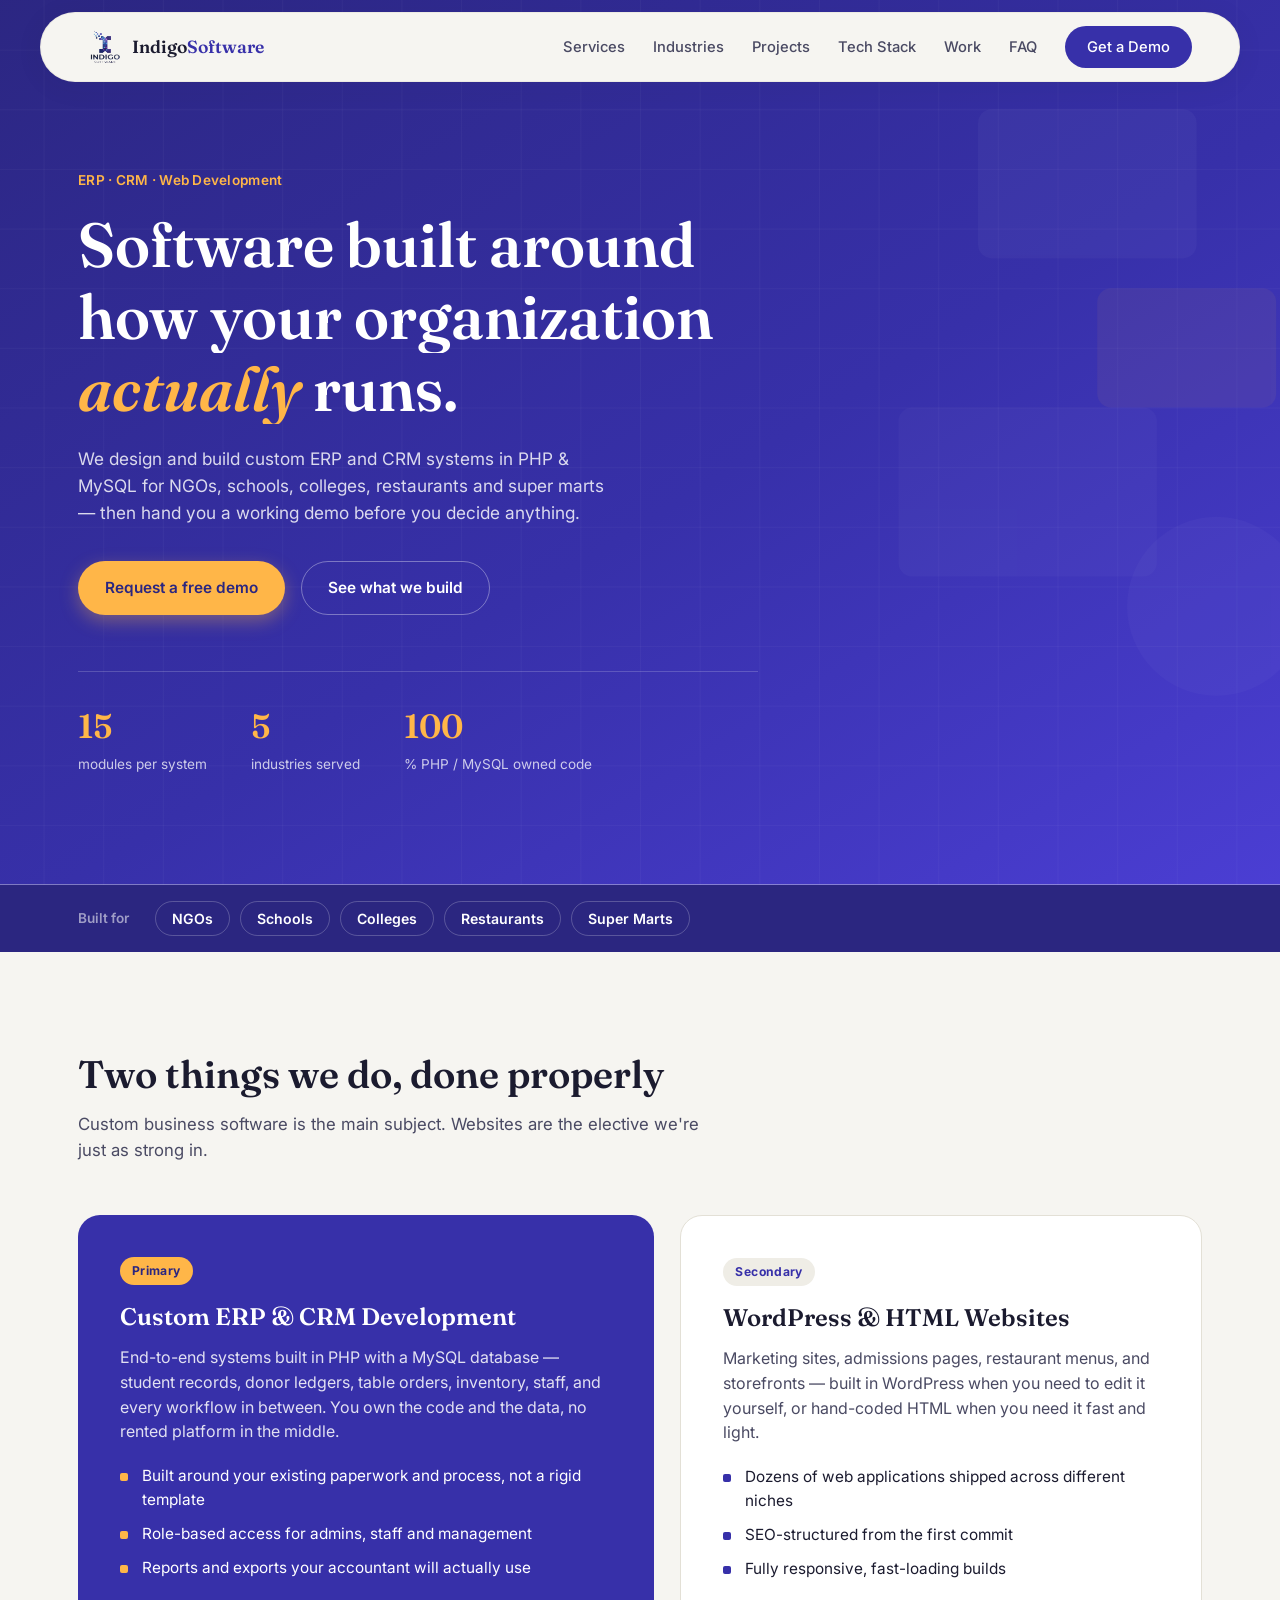
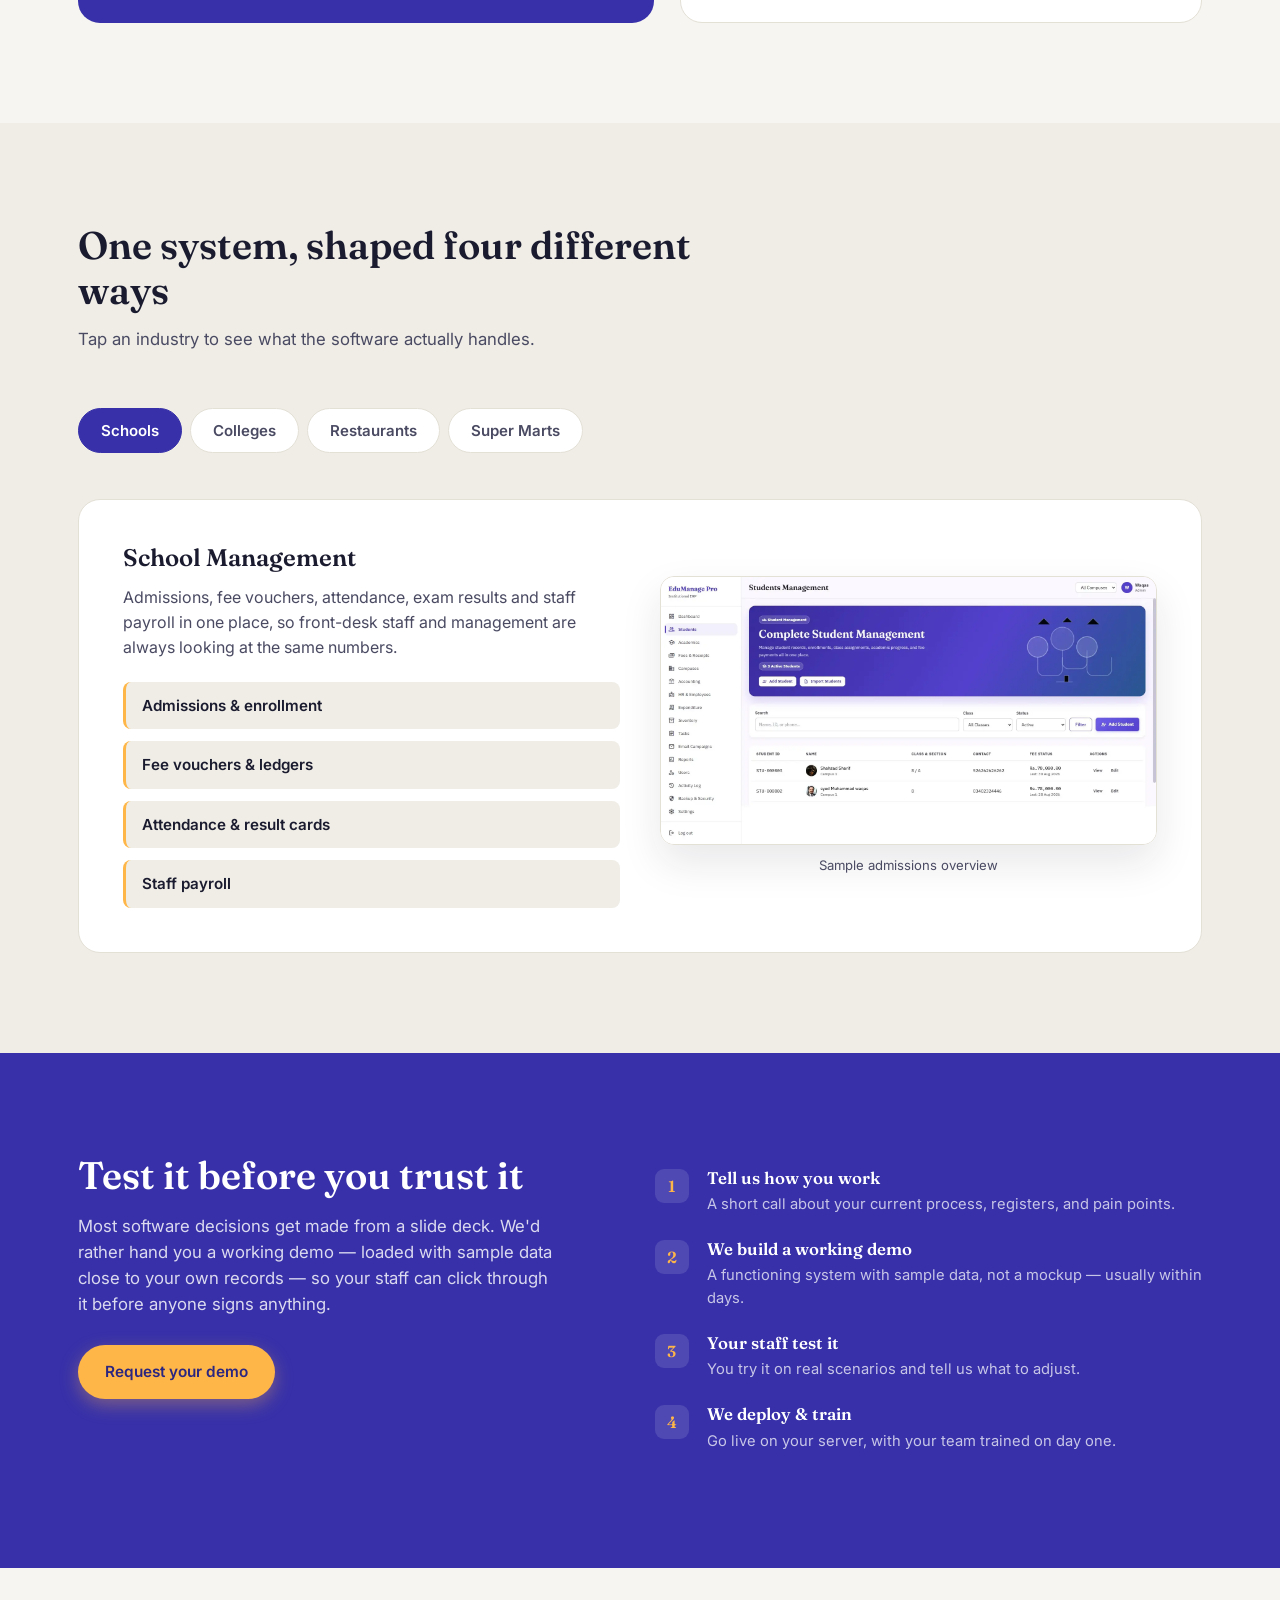
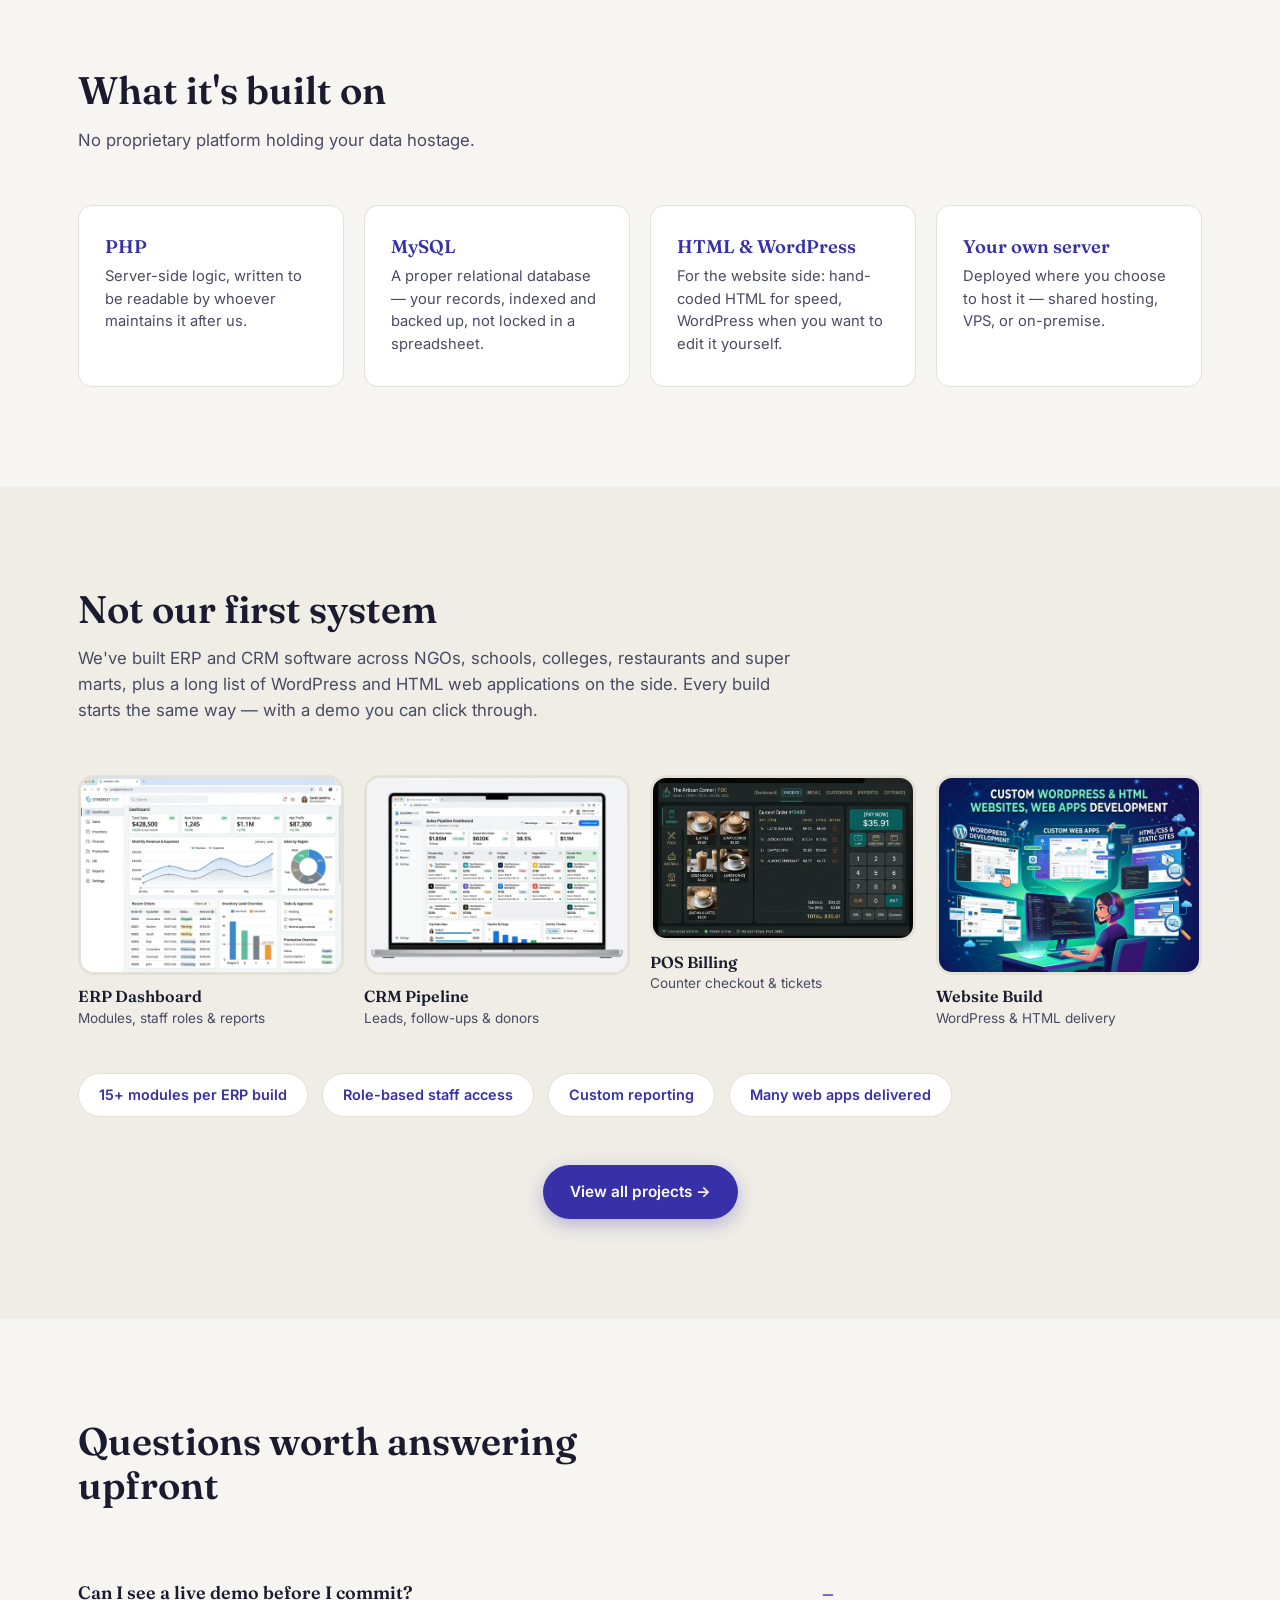
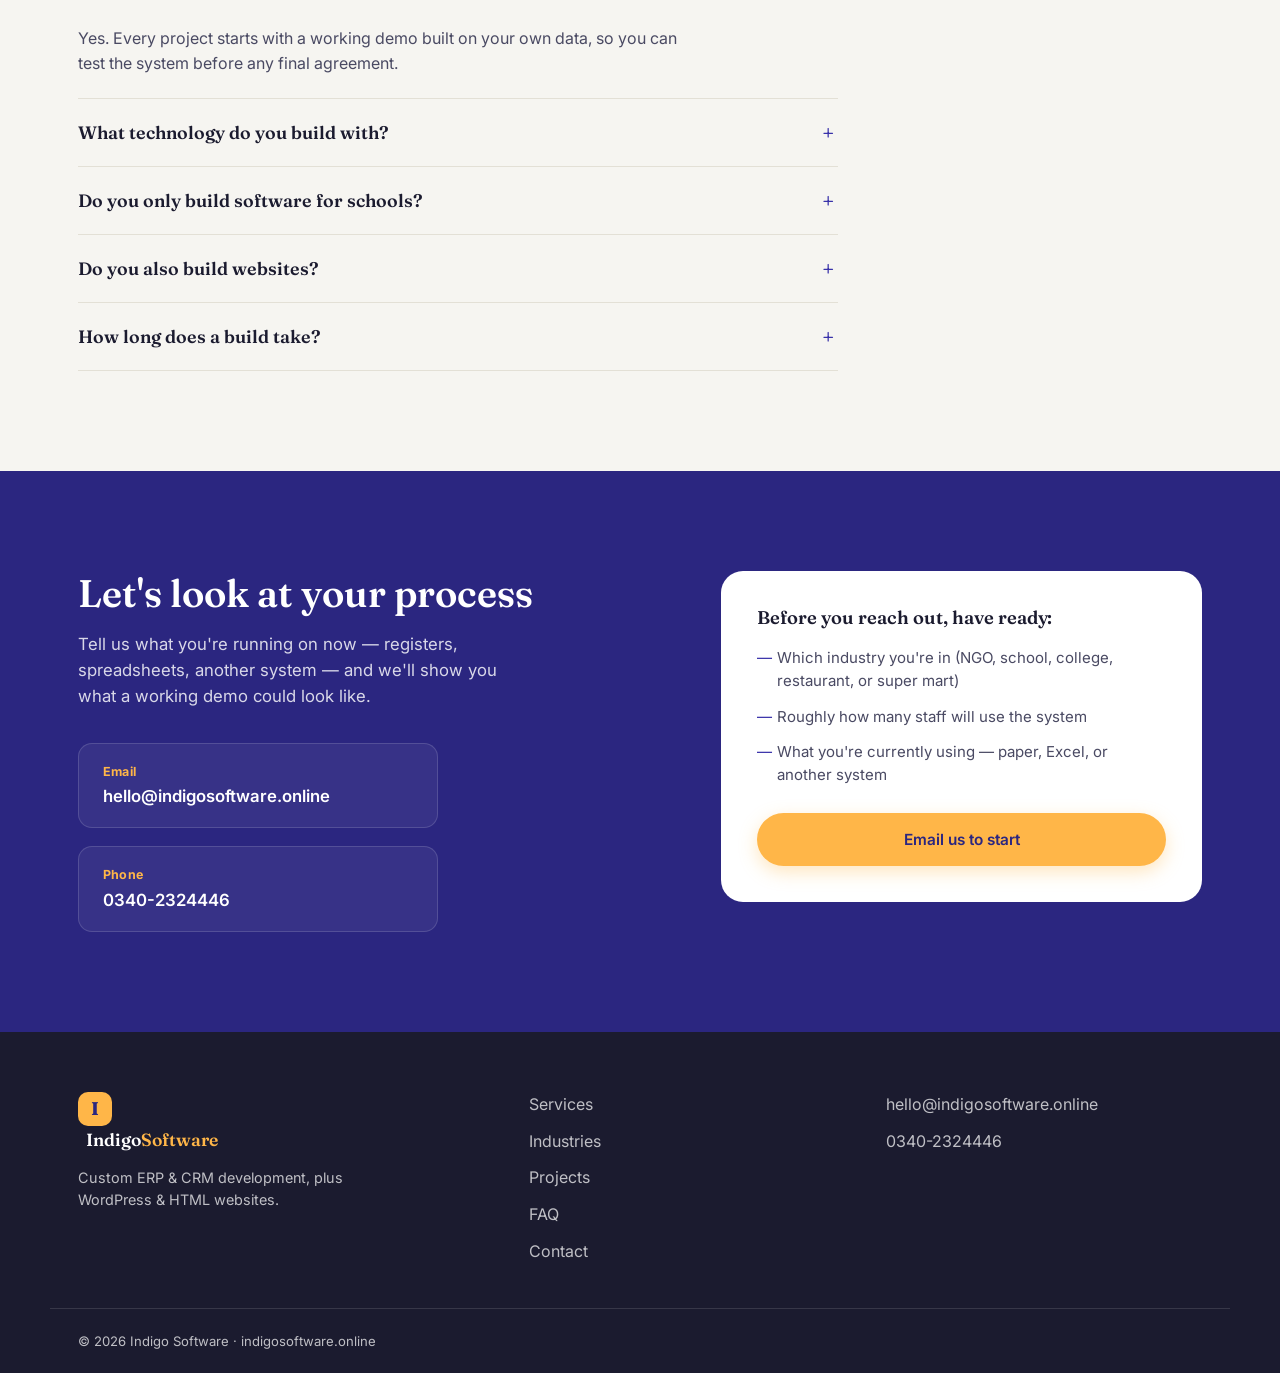
<file: index.html>
<!DOCTYPE html>
<html lang="en">
<head>
    <meta charset="UTF-8" />
    <meta name="viewport" content="width=device-width, initial-scale=1.0" />
    <title>Indigo Software — Custom ERP & CRM Development for Schools, NGOs, Restaurants & Super Marts</title>
    <meta name="description" content="Indigo Software builds custom ERP and CRM systems in PHP & MySQL for NGOs, schools, colleges, restaurants and super marts, plus WordPress and HTML websites. Free live demo available." />
    <meta name="keywords" content="custom software development, ERP software, CRM software, school management system, college ERP, NGO software, restaurant POS, super mart software, PHP MySQL development, WordPress website development, Indigo Software" />
    <meta name="author" content="Indigo Software" />
    <link rel="canonical" href="https://indigosoftware.online/" />

    <!-- Open Graph -->
    <meta property="og:type" content="website" />
    <meta property="og:site_name" content="Indigo Software" />
    <meta property="og:title" content="Indigo Software — Custom ERP & CRM Development" />
    <meta property="og:description" content="Custom ERP & CRM systems in PHP & MySQL for NGOs, schools, colleges, restaurants and super marts. Plus WordPress & HTML website development. Free demo available." />
    <meta property="og:url" content="https://indigosoftware.online/" />
    <meta property="og:image" content="https://indigosoftware.online/og-cover.png" />
    <meta property="og:locale" content="en_US" />

    <!-- Twitter -->
    <meta name="twitter:card" content="summary_large_image" />
    <meta name="twitter:title" content="Indigo Software — Custom ERP & CRM Development" />
    <meta name="twitter:description" content="Custom ERP & CRM systems for NGOs, schools, colleges, restaurants and super marts. Free demo available." />
    <meta name="twitter:image" content="https://indigosoftware.online/og-cover.png" />

    <meta name="theme-color" content="#3730A9" />
    <link rel="icon" type="image/svg+xml" href="data:image/svg+xml,%3Csvg xmlns='http://www.w3.org/2000/svg' viewBox='0 0 100 100'%3E%3Crect width='100' height='100' rx='22' fill='%233730A9'/%3E%3Ctext x='50' y='68' font-size='58' font-family='Georgia,serif' fill='%23FFB648' text-anchor='middle'%3EI%3C/text%3E%3C/svg%3E" />

    <link rel="preconnect" href="https://fonts.googleapis.com" />
    <link rel="preconnect" href="https://fonts.gstatic.com" crossorigin />
    <link href="https://fonts.googleapis.com/css2?family=Fraunces:ital,opsz,wght@0,9..144,400;0,9..144,500;0,9..144,600;0,9..144,700;1,9..144,500&family=Inter:wght@400;500;600;700&display=swap" rel="stylesheet" />

    <link rel="stylesheet" href="styles.css" />

    <!-- Schema.org: Organization / ProfessionalService -->
    <script type="application/ld+json">
        {
            "@context": "https://schema.org",
            "@type": "ProfessionalService",
            "name": "Indigo Software",
            "url": "https://indigosoftware.online/",
            "logo": "https://indigosoftware.online/logo.png",
            "image": "https://indigosoftware.online/og-cover.png",
            "description": "Custom ERP and CRM software development in PHP and MySQL for NGOs, schools, colleges, restaurants and super marts, plus WordPress and HTML website development.",
            "email": "hello@indigosoftware.online",
            "telephone": "+92-340-2324446",
            "priceRange": "$$",
            "areaServed": "Worldwide",
            "knowsAbout": ["ERP Software", "CRM Software", "PHP Development", "MySQL", "WordPress Development", "School Management Systems", "NGO Management Software", "Restaurant POS Systems"],
            "makesOffer": [
                { "@type": "Offer", "itemOffered": { "@type": "Service", "name": "Custom ERP Development" } },
                { "@type": "Offer", "itemOffered": { "@type": "Service", "name": "Custom CRM Development" } },
                { "@type": "Offer", "itemOffered": { "@type": "Service", "name": "WordPress & HTML Website Development" } }
            ]
        }
    </script>

    <!-- Schema.org: FAQPage -->
    <script type="application/ld+json">
        {
            "@context": "https://schema.org",
            "@type": "FAQPage",
            "mainEntity": [{
                    "@type": "Question",
                    "name": "Can I see a live demo before I commit?",
                    "acceptedAnswer": { "@type": "Answer", "text": "Yes. Every project starts with a working demo built on your own data, so you can test the system before any final agreement." }
                },
                {
                    "@type": "Question",
                    "name": "What technology do you build with?",
                    "acceptedAnswer": { "@type": "Answer", "text": "Our ERP and CRM systems are built in PHP with a MySQL database, giving you full ownership of your code and data with no vendor lock-in." }
                },
                {
                    "@type": "Question",
                    "name": "Do you only build software for schools?",
                    "acceptedAnswer": { "@type": "Answer", "text": "No. We build ERP and CRM systems for NGOs, schools, colleges, restaurants and super marts, and each system is tailored to how that organization actually works." }
                },
                {
                    "@type": "Question",
                    "name": "Do you also build websites?",
                    "acceptedAnswer": { "@type": "Answer", "text": "Yes, website development is our secondary specialty. We build in WordPress and plain HTML, and have delivered many web applications across different industries." }
                }
            ]
        }
    </script>
</head>
<body>

    <div class="progress-bar" id="progressBar"></div>

    <!-- HEADER (injected by components/header.js) -->
    <div id="header-root"></div>

    <main id="top">

        <!-- 1. HERO - No extra space at top -->
        <section class="hero" id="hero">
            <div class="hero-bg" aria-hidden="true">
                <svg viewBox="0 0 1440 900" preserveAspectRatio="xMidYMid slice" xmlns="http://www.w3.org/2000/svg" class="hero-svg">
                    <defs>
                        <linearGradient id="heroGrad" x1="0%" y1="0%" x2="100%" y2="100%">
                            <stop offset="0%" stop-color="#2B2680"/>
                            <stop offset="55%" stop-color="#3730A9"/>
                            <stop offset="100%" stop-color="#4C3FD6"/>
                        </linearGradient>
                        <pattern id="grid" width="60" height="60" patternUnits="userSpaceOnUse">
                            <path d="M 60 0 L 0 0 0 60" fill="none" stroke="rgba(255,255,255,0.06)" stroke-width="1"/>
                        </pattern>
                    </defs>
                    <rect width="1440" height="900" fill="url(#heroGrad)"/>
                    <rect width="1440" height="900" fill="url(#grid)"/>
                    <g opacity="0.5">
                        <rect x="1060" y="120" width="220" height="150" rx="14" fill="rgba(255,255,255,0.06)"/>
                        <rect x="1180" y="300" width="180" height="120" rx="14" fill="rgba(255,182,72,0.12)"/>
                        <rect x="980" y="420" width="260" height="170" rx="14" fill="rgba(255,255,255,0.05)"/>
                        <circle cx="1300" cy="620" r="90" fill="rgba(255,255,255,0.05)"/>
                    </g>
                </svg>
            </div>
            <div class="wrap hero-inner">
                <div class="hero-copy">
                    <p class="hero-kicker">ERP · CRM · Web Development</p>
                    <h1 class="hero-title">
                        <span class="reveal-line"><span>Software built around</span></span>
                        <span class="reveal-line"><span>how your organization</span></span>
                        <span class="reveal-line"><span class="italic-accent">actually</span> runs.</span>
                    </h1>
                    <p class="hero-sub">We design and build custom ERP and CRM systems in PHP &amp; MySQL for NGOs, schools, colleges, restaurants and super marts — then hand you a working demo before you decide anything.</p>
                    <div class="hero-actions">
                        <a href="#contact" class="btn btn-primary">Request a free demo</a>
                        <a href="#industries" class="btn btn-ghost">See what we build</a>
                    </div>
                    <dl class="hero-stats">
                        <div><dt data-count="15">0</dt><dd>modules per system</dd></div>
                        <div><dt data-count="5">0</dt><dd>industries served</dd></div>
                        <div><dt data-count="100">0</dt><dd>% PHP / MySQL owned code</dd></div>
                    </dl>
                </div>
            </div>
        </section>

        <!-- 2. TRUST / CLIENT TYPES STRIP -->
        <section class="strip" aria-label="Industries we build for">
            <div class="wrap strip-inner">
                <span class="strip-label">Built for</span>
                <ul class="strip-list">
                    <li>NGOs</li><li>Schools</li><li>Colleges</li><li>Restaurants</li><li>Super Marts</li>
                </ul>
            </div>
        </section>

        <!-- 3. SERVICES -->
        <section class="section services" id="services">
            <div class="wrap">
                <div class="section-head">
                    <h2>Two things we do, done properly</h2>
                    <p>Custom business software is the main subject. Websites are the elective we're just as strong in.</p>
                </div>
                <div class="services-grid">
                    <article class="service-card service-primary">
                        <span class="service-tag">Primary</span>
                        <h3>Custom ERP &amp; CRM Development</h3>
                        <p>End-to-end systems built in PHP with a MySQL database — student records, donor ledgers, table orders, inventory, staff, and every workflow in between. You own the code and the data, no rented platform in the middle.</p>
                        <ul class="service-points">
                            <li>Built around your existing paperwork and process, not a rigid template</li>
                            <li>Role-based access for admins, staff and management</li>
                            <li>Reports and exports your accountant will actually use</li>
                        </ul>
                    </article>
                    <article class="service-card service-secondary">
                        <span class="service-tag service-tag-alt">Secondary</span>
                        <h3>WordPress &amp; HTML Websites</h3>
                        <p>Marketing sites, admissions pages, restaurant menus, and storefronts — built in WordPress when you need to edit it yourself, or hand-coded HTML when you need it fast and light.</p>
                        <ul class="service-points">
                            <li>Dozens of web applications shipped across different niches</li>
                            <li>SEO-structured from the first commit</li>
                            <li>Fully responsive, fast-loading builds</li>
                        </ul>
                    </article>
                </div>
            </div>
        </section>

        <!-- 4. INDUSTRIES (interactive tabs) - MOBILE COMPATIBLE -->
        <section class="section industries" id="industries">
            <div class="wrap">
                <div class="section-head">
                    <h2>One system, shaped four different ways</h2>
                    <p>Tap an industry to see what the software actually handles.</p>
                </div>
                <div class="tabs" id="industryTabs">
                    <!-- Tab buttons - horizontally scrollable on mobile -->
                    <div class="tab-buttons" role="tablist" style="overflow-x:auto;overflow-y:hidden;white-space:nowrap;display:flex;flex-wrap:nowrap;gap:8px;padding:4px 0 12px;scrollbar-width:thin;scroll-behavior:smooth;-webkit-overflow-scrolling:touch;">
                        <button class="tab-btn is-active" role="tab" aria-selected="true" data-tab="school" style="flex:0 0 auto;">Schools</button>
                        <button class="tab-btn" role="tab" aria-selected="false" data-tab="college" style="flex:0 0 auto;">Colleges</button>
                        <button class="tab-btn" role="tab" aria-selected="false" data-tab="restaurant" style="flex:0 0 auto;">Restaurants</button>
                        <button class="tab-btn" role="tab" aria-selected="false" data-tab="mart" style="flex:0 0 auto;">Super Marts</button>
                    </div>
                    <div class="tab-panels">
                        <!-- School Panel (Active by default) -->
                        <div class="tab-panel is-active" id="panel-school" role="tabpanel">
                            <div class="tab-panel-copy">
                                <h3>School Management</h3>
                                <p>Admissions, fee vouchers, attendance, exam results and staff payroll in one place, so front-desk staff and management are always looking at the same numbers.</p>
                                <ul><li>Admissions &amp; enrollment</li><li>Fee vouchers &amp; ledgers</li><li>Attendance &amp; result cards</li><li>Staff payroll</li></ul>
                            </div>
                            <figure class="tab-panel-shot">
                                <img src="school-management-software.webp" alt="School fee and attendance management dashboard" loading="lazy" width="640" height="420" style="width:100%;height:auto;display:block;border-radius:var(--radius-md);border:1px solid var(--line);">
                                <figcaption>Sample admissions overview</figcaption>
                            </figure>
                        </div>
                        <!-- College Panel -->
                        <div class="tab-panel" id="panel-college" role="tabpanel">
                            <div class="tab-panel-copy">
                                <h3>College ERP</h3>
                                <p>Everything a school system needs, scaled up — multiple departments, semester-wise fee structures, faculty scheduling and transcript generation.</p>
                                <ul><li>Department &amp; semester structure</li><li>Faculty scheduling</li><li>Transcript &amp; GPA records</li><li>Multi-campus support</li></ul>
                            </div>
                            <figure class="tab-panel-shot">
                                <img src="college-management-software.webp" alt="College ERP department and semester overview" loading="lazy" width="640" height="420" style="width:100%;height:auto;display:block;border-radius:var(--radius-md);border:1px solid var(--line);">
                                <figcaption>Sample department view</figcaption>
                            </figure>
                        </div>
                        <!-- Restaurant Panel -->
                        <div class="tab-panel" id="panel-restaurant" role="tabpanel">
                            <div class="tab-panel-copy">
                                <h3>Restaurant POS &amp; Management</h3>
                                <p>Point-of-sale for the counter, kitchen order tickets, table management and stock control, with daily sales reports that close out in minutes.</p>
                                <ul><li>POS &amp; billing</li><li>Kitchen order tickets</li><li>Table &amp; reservation view</li><li>Stock &amp; wastage tracking</li></ul>
                            </div>
                            <figure class="tab-panel-shot">
                                <img src="restaurant-dashboard.webp" alt="Restaurant point-of-sale and daily sales dashboard" loading="lazy" width="640" height="420" style="width:100%;height:auto;display:block;border-radius:var(--radius-md);border:1px solid var(--line);">
                                <figcaption>Sample POS overview</figcaption>
                            </figure>
                        </div>
                        <!-- Super Mart Panel -->
                        <div class="tab-panel" id="panel-mart" role="tabpanel">
                            <div class="tab-panel-copy">
                                <h3>Super Mart Software</h3>
                                <p>Barcode-driven billing, multi-branch inventory, supplier ledgers and low-stock alerts, built for the pace of a busy checkout counter.</p>
                                <ul><li>Barcode billing</li><li>Multi-branch inventory</li><li>Supplier ledgers</li><li>Low-stock alerts</li></ul>
                            </div>
                            <figure class="tab-panel-shot">
                                <img src="supermart-software.webp" alt="Super mart multi-branch inventory dashboard" loading="lazy" width="640" height="420" style="width:100%;height:auto;display:block;border-radius:var(--radius-md);border:1px solid var(--line);">
                                <figcaption>Sample inventory overview</figcaption>
                            </figure>
                        </div>
                    </div>
                </div>
            </div>
        </section>

        <!-- 5. WHY / DEMO PROMISE -->
        <section class="section demo-promise" id="demo">
            <div class="wrap demo-inner">
                <div class="demo-copy">
                    <h2>Test it before you trust it</h2>
                    <p>Most software decisions get made from a slide deck. We'd rather hand you a working demo — loaded with sample data close to your own records — so your staff can click through it before anyone signs anything.</p>
                    <a href="#contact" class="btn btn-primary">Request your demo</a>
                </div>
                <ol class="demo-steps">
                    <li><span class="step-no">1</span><div><h4>Tell us how you work</h4><p>A short call about your current process, registers, and pain points.</p></div></li>
                    <li><span class="step-no">2</span><div><h4>We build a working demo</h4><p>A functioning system with sample data, not a mockup — usually within days.</p></div></li>
                    <li><span class="step-no">3</span><div><h4>Your staff test it</h4><p>You try it on real scenarios and tell us what to adjust.</p></div></li>
                    <li><span class="step-no">4</span><div><h4>We deploy &amp; train</h4><p>Go live on your server, with your team trained on day one.</p></div></li>
                </ol>
            </div>
        </section>

        <!-- 6. TECH STACK -->
        <section class="section stack" id="stack">
            <div class="wrap">
                <div class="section-head">
                    <h2>What it's built on</h2>
                    <p>No proprietary platform holding your data hostage.</p>
                </div>
                <div class="stack-grid">
                    <div class="stack-item"><h3>PHP</h3><p>Server-side logic, written to be readable by whoever maintains it after us.</p></div>
                    <div class="stack-item"><h3>MySQL</h3><p>A proper relational database — your records, indexed and backed up, not locked in a spreadsheet.</p></div>
                    <div class="stack-item"><h3>HTML &amp; WordPress</h3><p>For the website side: hand-coded HTML for speed, WordPress when you want to edit it yourself.</p></div>
                    <div class="stack-item"><h3>Your own server</h3><p>Deployed where you choose to host it — shared hosting, VPS, or on-premise.</p></div>
                </div>
            </div>
        </section>

        <!-- 7. WORK / PROJECT GALLERY -->
        <section class="section work" id="work">
            <div class="wrap">
                <div class="section-head">
                    <h2>Not our first system</h2>
                    <p>We've built ERP and CRM software across NGOs, schools, colleges, restaurants and super marts, plus a long list of WordPress and HTML web applications on the side. Every build starts the same way — with a demo you can click through.</p>
                </div>
                <div class="gallery">
                    <figure class="gallery-item">
                        <div class="gallery-shot" style="border-radius:16px;overflow:hidden;border:2px solid var(--line);">
                            <img src="erp-dashboard.webp" alt="ERP Dashboard - Modules, staff roles &amp; reports" loading="lazy" width="640" height="420" style="width:100%;height:auto;display:block;">
                        </div>
                        <figcaption><h3>ERP Dashboard</h3><p>Modules, staff roles &amp; reports</p></figcaption>
                    </figure>
                    <figure class="gallery-item">
                        <div class="gallery-shot" style="border-radius:16px;overflow:hidden;border:2px solid var(--line);">
                            <img src="crm-pipeline-dashboard.webp" alt="CRM Pipeline - Leads, follow-ups &amp; donors" loading="lazy" width="640" height="420" style="width:100%;height:auto;display:block;">
                        </div>
                        <figcaption><h3>CRM Pipeline</h3><p>Leads, follow-ups &amp; donors</p></figcaption>
                    </figure>
                    <figure class="gallery-item">
                        <div class="gallery-shot" style="border-radius:16px;overflow:hidden;border:2px solid var(--line);">
                            <img src="pos.webp" alt="POS Billing - Counter checkout &amp; tickets" loading="lazy" width="640" height="420" style="width:100%;height:auto;display:block;">
                        </div>
                        <figcaption><h3>POS Billing</h3><p>Counter checkout &amp; tickets</p></figcaption>
                    </figure>
                    <figure class="gallery-item">
                        <div class="gallery-shot" style="border-radius:16px;overflow:hidden;border:2px solid var(--line);">
                            <img src="website-development.webp" alt="Website Build - WordPress &amp; HTML delivery" loading="lazy" width="640" height="420" style="width:100%;height:auto;display:block;">
                        </div>
                        <figcaption><h3>Website Build</h3><p>WordPress &amp; HTML delivery</p></figcaption>
                    </figure>
                </div>
                <div class="work-badges">
                    <span>15+ modules per ERP build</span>
                    <span>Role-based staff access</span>
                    <span>Custom reporting</span>
                    <span>Many web apps delivered</span>
                </div>
                <div style="text-align:center;margin-top:48px;">
                    <a href="projects.html" class="btn btn-primary" style="background:var(--indigo);color:#fff;box-shadow:0 6px 18px rgba(55,48,169,0.30);">View all projects →</a>
                </div>
            </div>
        </section>

        <!-- 8. FAQ -->
        <section class="section faq" id="faq">
            <div class="wrap">
                <div class="section-head">
                    <h2>Questions worth answering upfront</h2>
                </div>
                <div class="accordion" id="accordion">
                    <div class="acc-item is-open">
                        <button class="acc-trigger" aria-expanded="true">Can I see a live demo before I commit?</button>
                        <div class="acc-panel"><p>Yes. Every project starts with a working demo built on your own data, so you can test the system before any final agreement.</p></div>
                    </div>
                    <div class="acc-item">
                        <button class="acc-trigger" aria-expanded="false">What technology do you build with?</button>
                        <div class="acc-panel"><p>Our ERP and CRM systems are built in PHP with a MySQL database, giving you full ownership of your code and data with no vendor lock-in.</p></div>
                    </div>
                    <div class="acc-item">
                        <button class="acc-trigger" aria-expanded="false">Do you only build software for schools?</button>
                        <div class="acc-panel"><p>No. We build ERP and CRM systems for NGOs, schools, colleges, restaurants and super marts, and each system is tailored to how that organization actually works.</p></div>
                    </div>
                    <div class="acc-item">
                        <button class="acc-trigger" aria-expanded="false">Do you also build websites?</button>
                        <div class="acc-panel"><p>Yes, website development is our secondary specialty. We build in WordPress and plain HTML, and have delivered many web applications across different industries.</p></div>
                    </div>
                    <div class="acc-item">
                        <button class="acc-trigger" aria-expanded="false">How long does a build take?</button>
                        <div class="acc-panel"><p>A working demo is usually ready within days. Full deployment timing depends on how many modules and how much data migration your organization needs.</p></div>
                    </div>
                </div>
            </div>
        </section>

        <!-- 9. CONTACT -->
        <section class="section contact" id="contact">
            <div class="wrap contact-inner">
                <div class="contact-copy">
                    <h2>Let's look at your process</h2>
                    <p>Tell us what you're running on now — registers, spreadsheets, another system — and we'll show you what a working demo could look like.</p>
                    <div class="contact-methods">
                        <a href="mailto:hello@indigosoftware.online" class="contact-method">
                            <span class="contact-label">Email</span>
                            <span class="contact-value">hello@indigosoftware.online</span>
                        </a>
                        <a href="tel:+923402324446" class="contact-method">
                            <span class="contact-label">Phone</span>
                            <span class="contact-value">0340-2324446</span>
                        </a>
                    </div>
                </div>
                <div class="contact-card">
                    <h3>Before you reach out, have ready:</h3>
                    <ul>
                        <li>Which industry you're in (NGO, school, college, restaurant, or super mart)</li>
                        <li>Roughly how many staff will use the system</li>
                        <li>What you're currently using — paper, Excel, or another system</li>
                    </ul>
                    <a href="mailto: hello@indigosoftware.online" class="btn btn-primary btn-block">Email us to start</a>
                </div>
            </div>
        </section>

    </main>

    <!-- FOOTER (injected by components/footer.js) -->
    <div id="footer-root"></div>

    <script src="components/header.js"></script>
    <script src="components/footer.js"></script>
    <script src="script.js"></script>
</body>
</html>
</file>
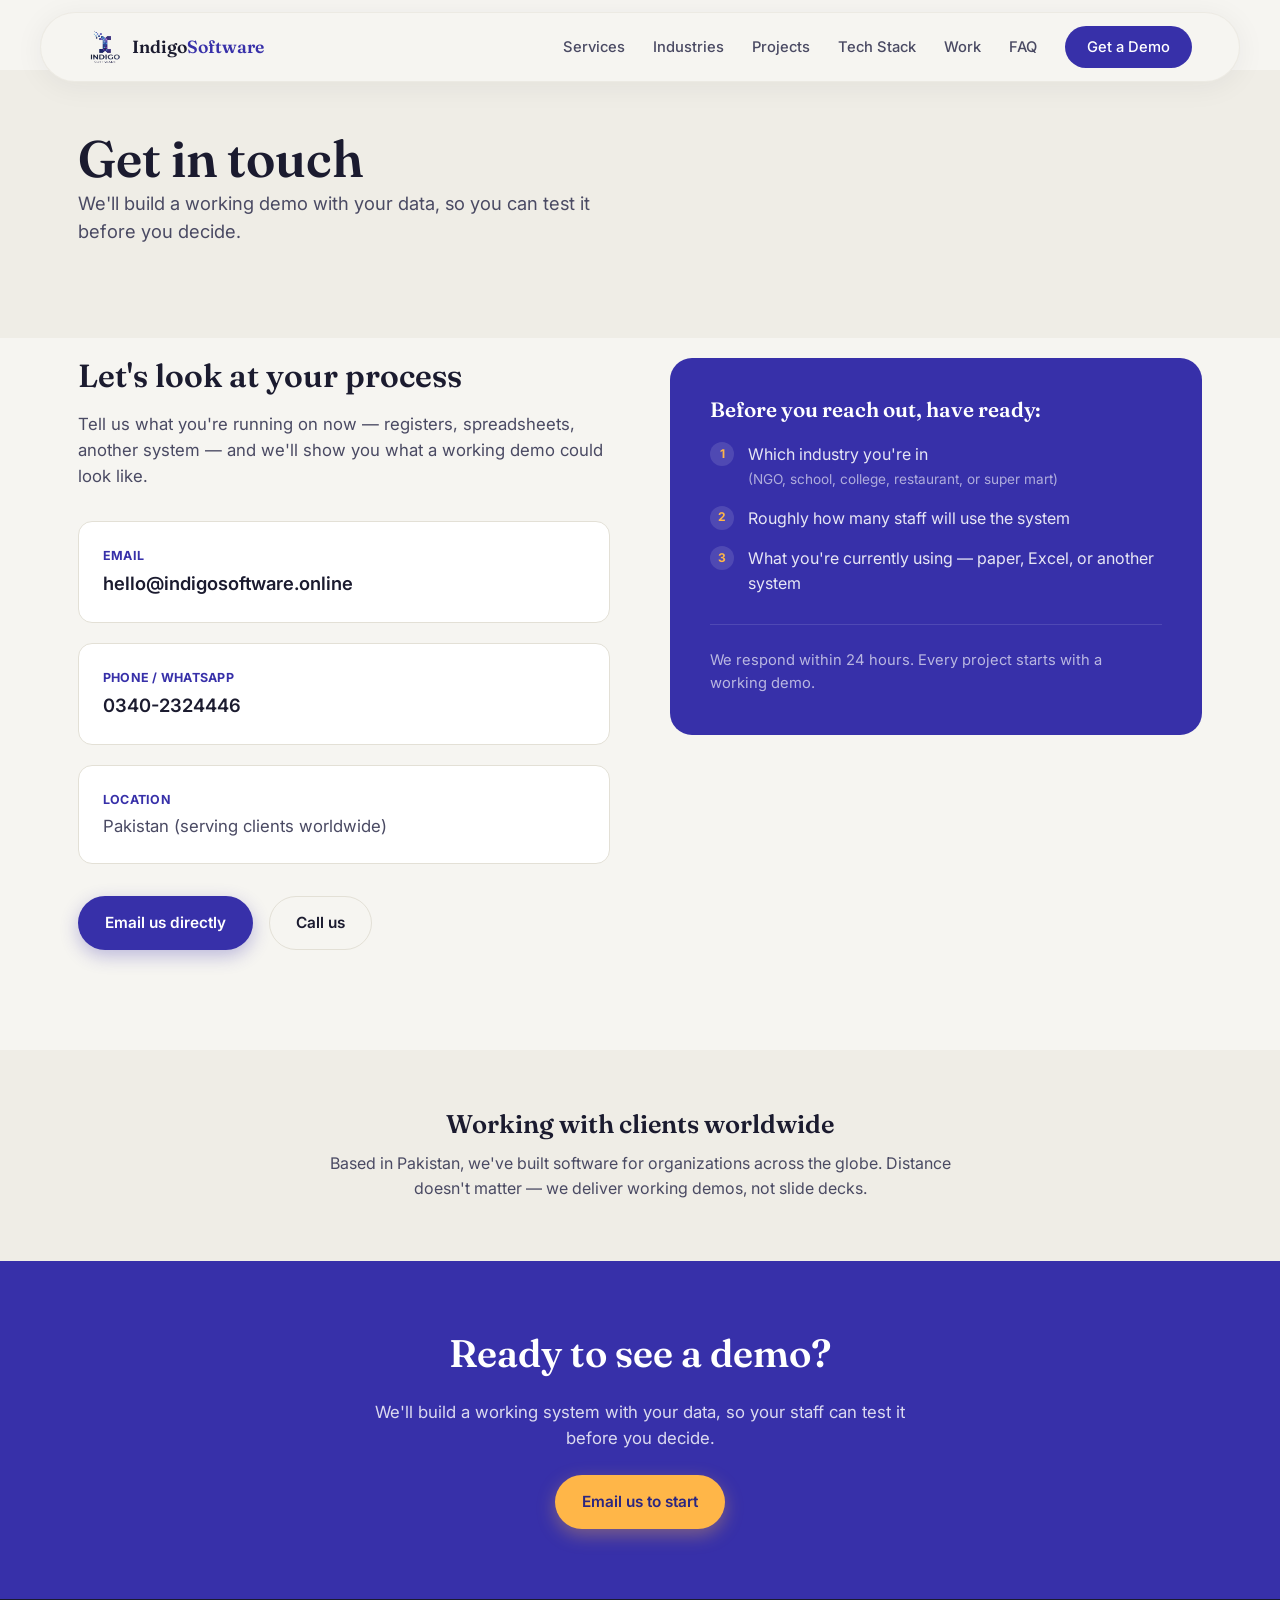
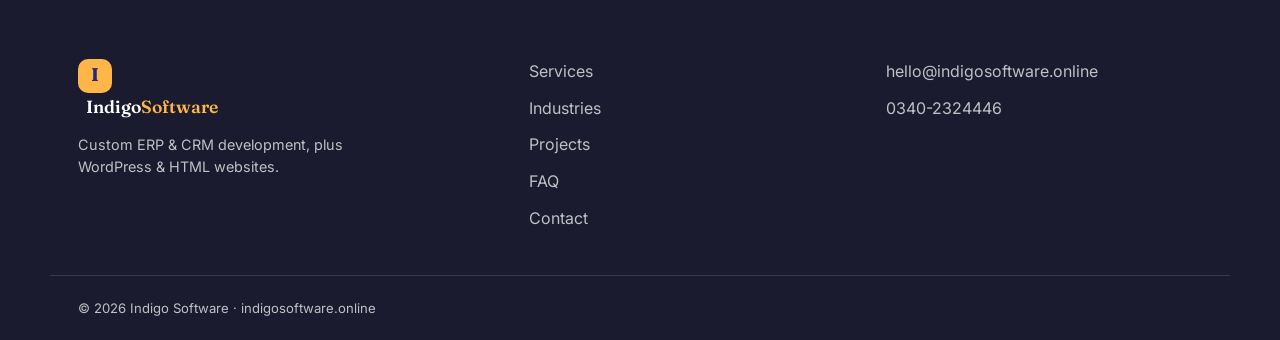
<file: contact.html>
<!DOCTYPE html>
<html lang="en">
<head>
    <meta charset="UTF-8" />
    <meta name="viewport" content="width=device-width, initial-scale=1.0" />
    <title>Contact — Indigo Software | Custom ERP & CRM Development</title>
    <meta name="description" content="Contact Indigo Software for custom ERP and CRM development in PHP & MySQL. Free live demo available. Email waqas.pccp@gmail.com or call 0340-2324446." />
    <meta name="keywords" content="contact Indigo Software, software development contact, ERP developer, CRM developer, PHP MySQL developer" />
    <meta name="author" content="Indigo Software" />
    <link rel="canonical" href="https://indigosoftware.online/contact" />

    <!-- Open Graph -->
    <meta property="og:type" content="website" />
    <meta property="og:site_name" content="Indigo Software" />
    <meta property="og:title" content="Contact — Indigo Software" />
    <meta property="og:description" content="Get in touch for custom ERP and CRM development. Free demo available." />
    <meta property="og:url" content="https://indigosoftware.online/contact" />
    <meta property="og:image" content="https://indigosoftware.online/og-cover.jpg" />
    <meta property="og:locale" content="en_US" />

    <meta name="theme-color" content="#3730A9" />
    <link rel="icon" type="image/svg+xml" href="data:image/svg+xml,%3Csvg xmlns='http://www.w3.org/2000/svg' viewBox='0 0 100 100'%3E%3Crect width='100' height='100' rx='22' fill='%233730A9'/%3E%3Ctext x='50' y='68' font-size='58' font-family='Georgia,serif' fill='%23FFB648' text-anchor='middle'%3EI%3C/text%3E%3C/svg%3E" />

    <link rel="preconnect" href="https://fonts.googleapis.com" />
    <link rel="preconnect" href="https://fonts.gstatic.com" crossorigin />
    <link href="https://fonts.googleapis.com/css2?family=Fraunces:ital,opsz,wght@0,9..144,400;0,9..144,500;0,9..144,600;0,9..144,700;1,9..144,500&family=Inter:wght@400;500;600;700&display=swap" rel="stylesheet" />

    <link rel="stylesheet" href="styles.css" />

    <style>
        .contact-hero {
            padding: 60px 0 40px;
            background: var(--bg-alt);
        }
        .contact-grid {
            display: grid;
            grid-template-columns: 1fr 1fr;
            gap: 60px;
            align-items: start;
        }
        .contact-info-list {
            display: flex;
            flex-direction: column;
            gap: 20px;
        }
        .contact-card-item {
            background: var(--card);
            border-radius: var(--radius-md);
            padding: 24px;
            border: 1px solid var(--line);
        }
        .contact-card-label {
            font-size: 0.78rem;
            color: var(--indigo);
            font-weight: 700;
            letter-spacing: 0.02em;
            text-transform: uppercase;
            margin-bottom: 4px;
        }
        .contact-card-link {
            font-size: 1.15rem;
            font-weight: 600;
            color: var(--ink);
            text-decoration: none;
            transition: color .2s ease;
            word-break: break-word;
        }
        .contact-card-link:hover {
            color: var(--indigo);
        }
        .contact-quick-actions {
            margin-top: 32px;
            display: flex;
            gap: 16px;
            flex-wrap: wrap;
        }
        .contact-prep-box {
            background: var(--indigo);
            border-radius: var(--radius-lg);
            padding: 40px;
            color: #fff;
        }

        @media (max-width: 900px) {
            .contact-grid {
                grid-template-columns: 1fr;
                gap: 40px;
            }
        }

        @media (max-width: 760px) {
            .contact-hero {
                padding: 40px 0 30px;
            }
            .contact-card-item {
                padding: 18px;
            }
            .contact-card-link {
                font-size: 1rem;
            }
            .contact-prep-box {
                padding: 28px 20px;
            }
            .contact-quick-actions {
                margin-top: 24px;
                gap: 12px;
            }
            .contact-quick-actions .btn {
                width: 100%;
            }
        }

        @media (max-width: 480px) {
            .contact-hero {
                padding: 30px 0 20px;
            }
            .contact-prep-box {
                padding: 20px 16px;
            }
        }
    </style>

    <script type="application/ld+json">
        {
            "@context": "https://schema.org",
            "@type": "ContactPage",
            "name": "Contact Indigo Software",
            "description": "Contact us for custom ERP and CRM development.",
            "url": "https://indigosoftware.online/contact"
        }
    </script>
</head>
<body>

    <div class="progress-bar" id="progressBar"></div>
    <div id="header-root"></div>

    <main id="top">

        <!-- PAGE HEADER -->
        <section class="contact-hero">
            <div class="wrap">
                <div class="section-head" style="max-width:100%;">
                    <h1 style="font-size:clamp(2.2rem, 4vw, 3.2rem);">Get in touch</h1>
                    <p style="font-size:1.15rem;max-width:540px;">We'll build a working demo with your data, so you can test it before you decide.</p>
                </div>
            </div>
        </section>

        <!-- CONTACT SECTION -->
        <section class="section" style="padding-top:20px;background:var(--bg);">
            <div class="wrap">
                <div class="contact-grid">

                    <!-- Contact Info -->
                    <div>
                        <h2 style="font-size:clamp(1.6rem, 2.5vw, 2rem);margin-bottom:16px;">Let's look at your process</h2>
                        <p style="color:var(--ink-soft);font-size:1.05rem;margin-bottom:32px;">Tell us what you're running on now — registers, spreadsheets, another system — and we'll show you what a working demo could look like.</p>

                        <div class="contact-info-list">
                            <div class="contact-card-item">
                                <div class="contact-card-label">Email</div>
                                <a href="mailto:hello@indigosoftware.online" class="contact-card-link">hello@indigosoftware.online</a>
                            </div>
                            <div class="contact-card-item">
                                <div class="contact-card-label">Phone / WhatsApp</div>
                                <a href="tel:+923402324446" class="contact-card-link">0340-2324446</a>
                            </div>
                            <div class="contact-card-item">
                                <div class="contact-card-label">Location</div>
                                <div style="font-size:1.05rem;color:var(--ink-soft);">Pakistan (serving clients worldwide)</div>
                            </div>
                        </div>

                        <!-- Social / Quick links -->
                        <div class="contact-quick-actions">
                            <a href="mailto:waqas.pccp@gmail.com" class="btn btn-primary" style="background:var(--indigo);color:#fff;box-shadow:0 6px 18px rgba(55,48,169,0.30);">Email us directly</a>
                            <a href="tel:+923402324446" class="btn btn-ghost">Call us</a>
                        </div>
                    </div>

                    <!-- What to prepare -->
                    <div class="contact-prep-box">
                        <h3 style="color:#fff;font-size:1.3rem;margin-bottom:20px;">Before you reach out, have ready:</h3>
                        <ul style="display:flex;flex-direction:column;gap:16px;list-style:none;padding:0;margin:0;">
                            <li style="display:flex;gap:14px;align-items:flex-start;font-size:1rem;color:rgba(255,255,255,0.88);">
                                <span style="flex:none;width:24px;height:24px;border-radius:999px;background:rgba(255,255,255,0.12);display:flex;align-items:center;justify-content:center;font-weight:700;font-size:0.75rem;color:var(--amber);">1</span>
                                <div>Which industry you're in <span style="display:block;color:rgba(255,255,255,0.6);font-size:0.85rem;margin-top:2px;">(NGO, school, college, restaurant, or super mart)</span></div>
                            </li>
                            <li style="display:flex;gap:14px;align-items:flex-start;font-size:1rem;color:rgba(255,255,255,0.88);">
                                <span style="flex:none;width:24px;height:24px;border-radius:999px;background:rgba(255,255,255,0.12);display:flex;align-items:center;justify-content:center;font-weight:700;font-size:0.75rem;color:var(--amber);">2</span>
                                Roughly how many staff will use the system
                            </li>
                            <li style="display:flex;gap:14px;align-items:flex-start;font-size:1rem;color:rgba(255,255,255,0.88);">
                                <span style="flex:none;width:24px;height:24px;border-radius:999px;background:rgba(255,255,255,0.12);display:flex;align-items:center;justify-content:center;font-weight:700;font-size:0.75rem;color:var(--amber);">3</span>
                                What you're currently using — paper, Excel, or another system
                            </li>
                        </ul>
                        <div style="margin-top:28px;padding-top:24px;border-top:1px solid rgba(255,255,255,0.12);">
                            <p style="color:rgba(255,255,255,0.65);font-size:0.92rem;">We respond within 24 hours. Every project starts with a working demo.</p>
                        </div>
                    </div>

                </div>
            </div>
        </section>

        <!-- MAP / LOCATION (optional) -->
        <section class="section" style="background:var(--bg-alt);padding:60px 0;">
            <div class="wrap">
                <div style="text-align:center;max-width:640px;margin:0 auto;">
                    <h2 style="font-size:clamp(1.4rem, 2vw, 1.8rem);margin-bottom:12px;">Working with clients worldwide</h2>
                    <p style="color:var(--ink-soft);">Based in Pakistan, we've built software for organizations across the globe. Distance doesn't matter — we deliver working demos, not slide decks.</p>
                </div>
            </div>
        </section>

        <!-- CTA -->
        <section class="section demo-promise" style="padding:70px 0;">
            <div class="wrap demo-inner" style="display:flex;flex-direction:column;align-items:center;text-align:center;gap:24px;">
                <h2 style="color:#fff;font-size:clamp(1.8rem, 3vw, 2.4rem);">Ready to see a demo?</h2>
                <p style="color:rgba(255,255,255,0.82);font-size:1.05rem;max-width:540px;">We'll build a working system with your data, so your staff can test it before you decide.</p>
                <a href="mailto:waqas.pccp@gmail.com" class="btn btn-primary" style="background:var(--amber);color:var(--indigo-deep);box-shadow:0 6px 18px rgba(255,182,72,0.35);">Email us to start</a>
            </div>
        </section>

    </main>

    <div id="footer-root"></div>

    <script src="components/header.js"></script>
    <script src="components/footer.js"></script>
    <script src="script.js"></script>
</body>
</html>
</file>
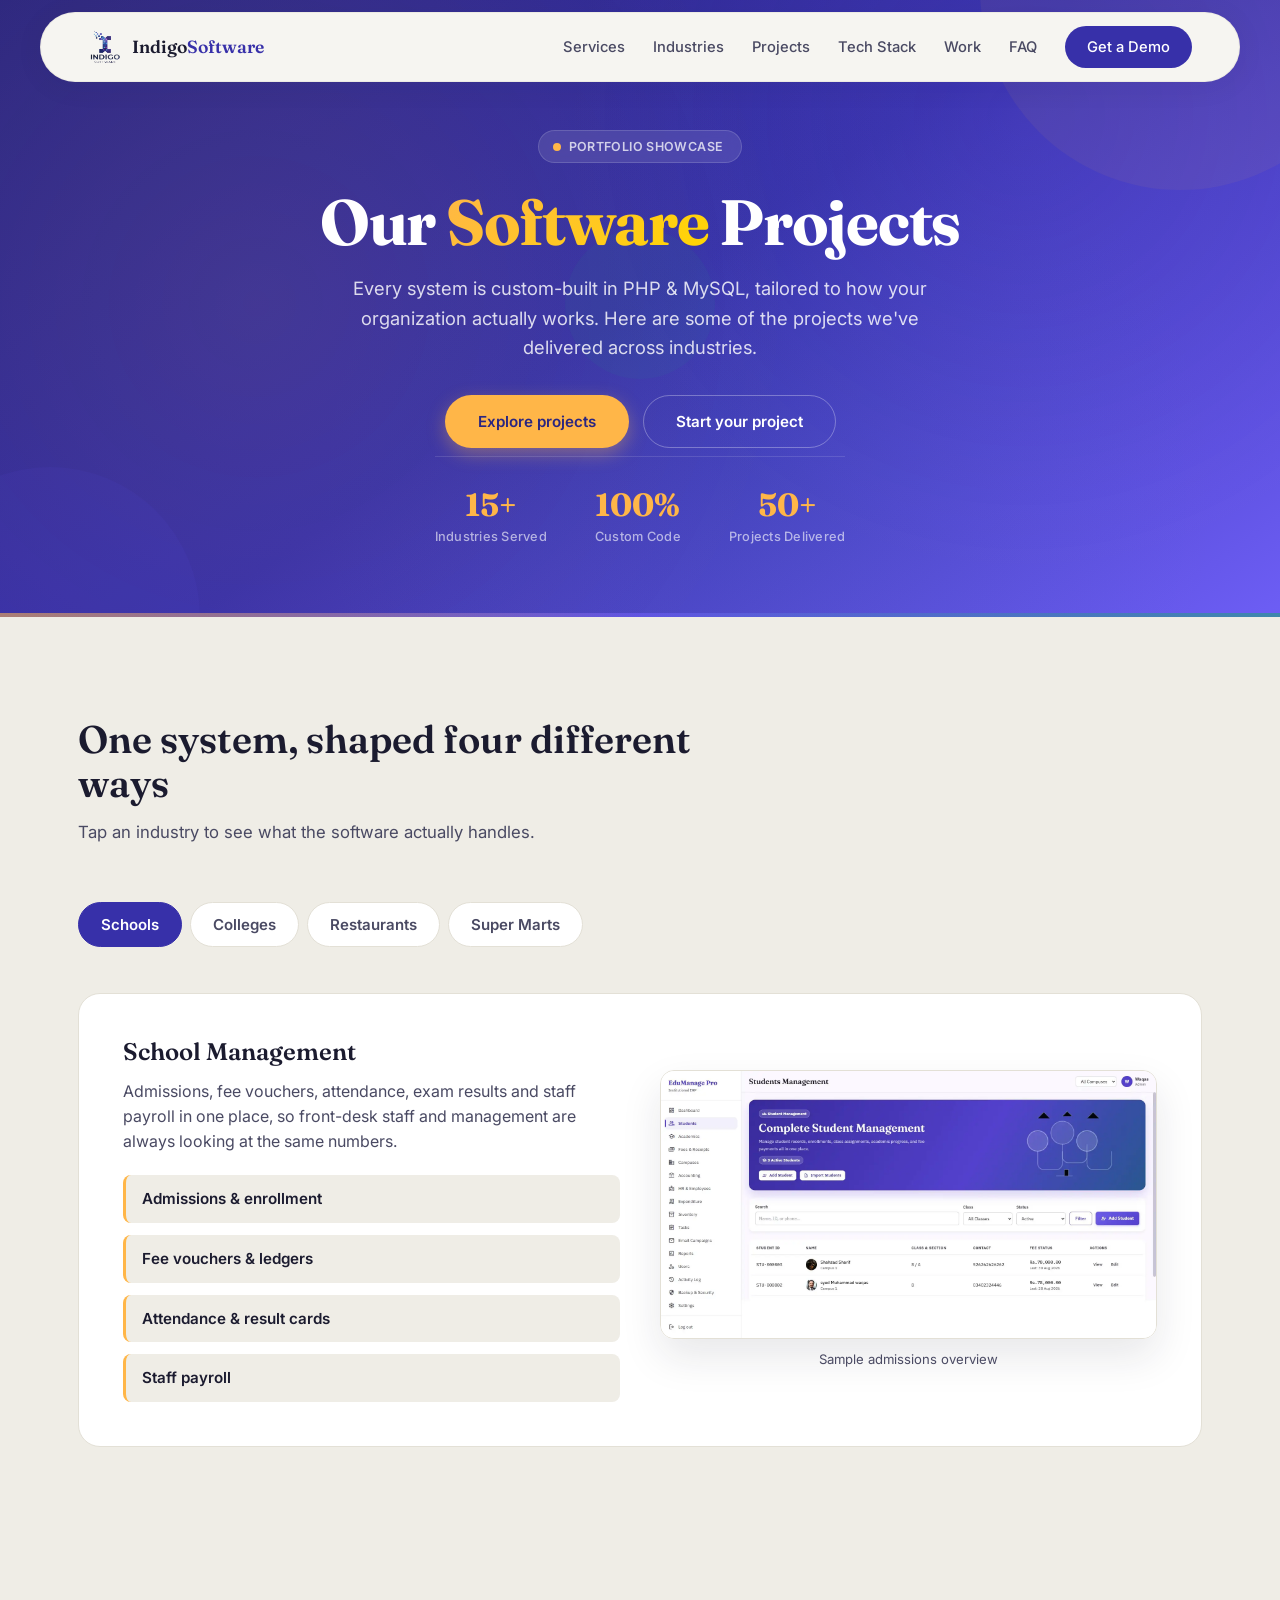
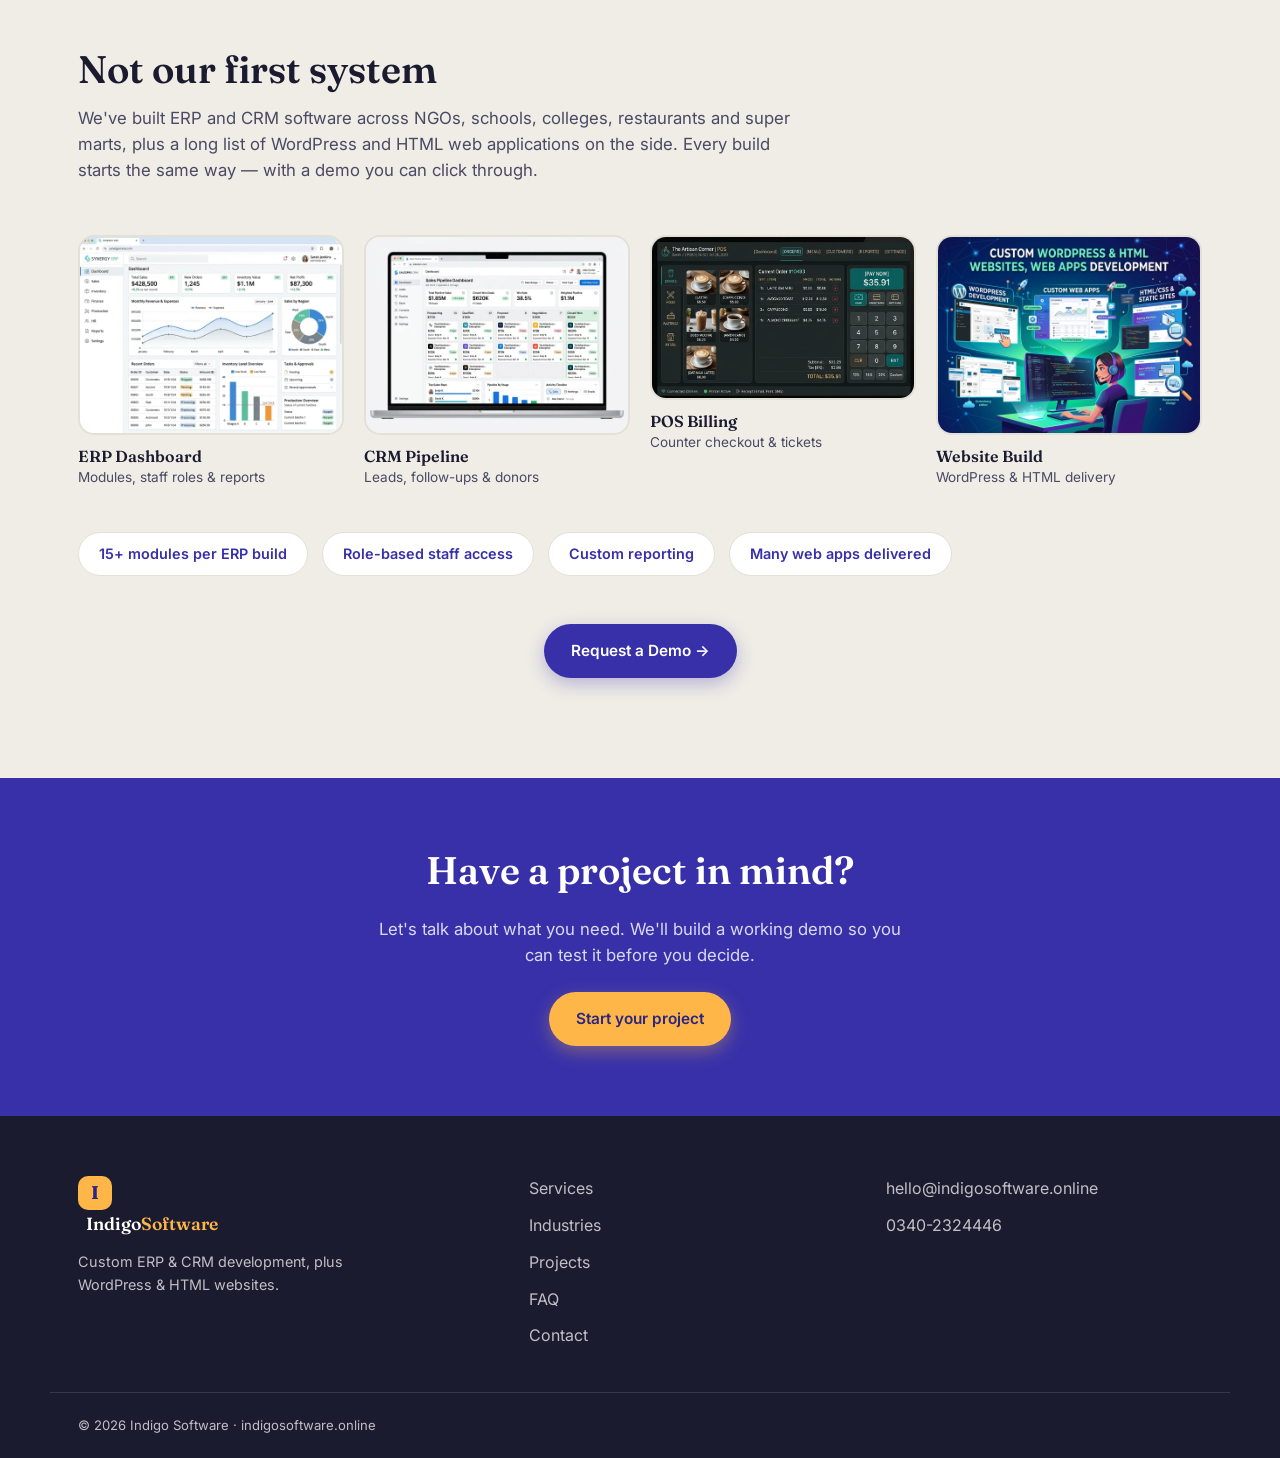
<file: projects.html>
<!DOCTYPE html>
<html lang="en">
<head>
    <meta charset="UTF-8" />
    <meta name="viewport" content="width=device-width, initial-scale=1.0" />
    <title>Projects — Indigo Software | Custom ERP & CRM Development Portfolio</title>
    <meta name="description" content="Explore our software development portfolio: custom ERP and CRM systems built for NGOs, schools, colleges, restaurants and super marts. See real projects in action." />
    <meta name="keywords" content="ERP projects, CRM projects, software portfolio, school management system, NGO software, restaurant POS, super mart software, PHP MySQL projects" />
    <meta name="author" content="Indigo Software" />
    <link rel="canonical" href="https://indigosoftware.online/projects" />

    <!-- Open Graph -->
    <meta property="og:type" content="website" />
    <meta property="og:site_name" content="Indigo Software" />
    <meta property="og:title" content="Projects — Indigo Software Portfolio" />
    <meta property="og:description" content="Explore our custom ERP and CRM projects for NGOs, schools, colleges, restaurants and super marts." />
    <meta property="og:url" content="https://indigosoftware.online/projects" />
    <meta property="og:image" content="https://indigosoftware.online/og-cover.jpg" />
    <meta property="og:locale" content="en_US" />

    <!-- Twitter -->
    <meta name="twitter:card" content="summary_large_image" />
    <meta name="twitter:title" content="Projects — Indigo Software Portfolio" />
    <meta name="twitter:description" content="Explore our custom ERP and CRM projects for NGOs, schools, colleges, restaurants and super marts." />
    <meta name="twitter:image" content="https://indigosoftware.online/og-cover.jpg" />

    <meta name="theme-color" content="#3730A9" />
    <link rel="icon" type="image/svg+xml" href="data:image/svg+xml,%3Csvg xmlns='http://www.w3.org/2000/svg' viewBox='0 0 100 100'%3E%3Crect width='100' height='100' rx='22' fill='%233730A9'/%3E%3Ctext x='50' y='68' font-size='58' font-family='Georgia,serif' fill='%23FFB648' text-anchor='middle'%3EI%3C/text%3E%3C/svg%3E" />

    <link rel="preconnect" href="https://fonts.googleapis.com" />
    <link rel="preconnect" href="https://fonts.gstatic.com" crossorigin />
    <link href="https://fonts.googleapis.com/css2?family=Fraunces:ital,opsz,wght@0,9..144,400;0,9..144,500;0,9..144,600;0,9..144,700;1,9..144,500&family=Inter:wght@400;500;600;700&display=swap" rel="stylesheet" />

    <link rel="stylesheet" href="styles.css" />

    <!-- Schema.org: Organization -->
    <script type="application/ld+json">
        {
            "@context": "https://schema.org",
            "@type": "ProfessionalService",
            "name": "Indigo Software",
            "url": "https://indigosoftware.online/",
            "logo": "https://indigosoftware.online/logo.png",
            "description": "Custom ERP and CRM software development portfolio.",
            "email": "waqas.pccp@gmail.com",
            "telephone": "+92-340-2324446"
        }
    </script>

    <style>
        /* ===== PAGE HEADER STYLES ===== */
        .page-header {
            position: relative;
            background: linear-gradient(145deg, var(--indigo-deep) 0%, var(--indigo) 50%, var(--violet) 100%);
            padding: 80px 0 70px;
            overflow: hidden;
            margin-top: calc(-1 * (var(--header-height, 68px) + var(--header-top-offset, 12px)));
            padding-top: calc(var(--header-height, 68px) + var(--header-top-offset, 12px) + 60px);
        }

        .page-header::before {
            content: '';
            position: absolute;
            inset: 0;
            background: 
                radial-gradient(circle at 20% 50%, rgba(255,182,72,0.08) 0%, transparent 50%),
                radial-gradient(circle at 80% 20%, rgba(109,94,245,0.12) 0%, transparent 40%),
                radial-gradient(circle at 60% 80%, rgba(31,163,125,0.06) 0%, transparent 50%);
            pointer-events: none;
        }

        .page-header::after {
            content: '';
            position: absolute;
            bottom: 0;
            left: 0;
            right: 0;
            height: 4px;
            background: linear-gradient(90deg, var(--amber), var(--violet), var(--teal));
            opacity: 0.6;
        }

        .page-header .wrap {
            position: relative;
            z-index: 2;
        }

        .page-header-content {
            display: flex;
            flex-direction: column;
            align-items: center;
            text-align: center;
            max-width: 800px;
            margin: 0 auto;
        }

        .page-header-badge {
            display: inline-flex;
            align-items: center;
            gap: 8px;
            background: rgba(255,255,255,0.10);
            border: 1px solid rgba(255,255,255,0.15);
            padding: 6px 18px 6px 14px;
            border-radius: 999px;
            color: rgba(255,255,255,0.75);
            font-size: 0.78rem;
            font-weight: 600;
            letter-spacing: 0.03em;
            text-transform: uppercase;
            margin-bottom: 24px;
            backdrop-filter: blur(8px);
        }

        .page-header-badge .dot {
            width: 8px;
            height: 8px;
            border-radius: 50%;
            background: var(--amber);
            animation: pulse-dot 2s ease-in-out infinite;
        }

        @keyframes pulse-dot {
            0%, 100% { opacity: 1; transform: scale(1); }
            50% { opacity: 0.5; transform: scale(0.8); }
        }

        .page-header h1 {
            color: #fff;
            font-size: clamp(2.6rem, 5vw, 4rem);
            font-weight: 700;
            line-height: 1.08;
            margin-bottom: 18px;
            letter-spacing: -0.02em;
        }

        .page-header h1 .highlight {
            background: linear-gradient(135deg, var(--amber), #FFD700);
            -webkit-background-clip: text;
            -webkit-text-fill-color: transparent;
            background-clip: text;
        }

        .page-header p {
            color: rgba(255,255,255,0.82);
            font-size: 1.15rem;
            max-width: 620px;
            line-height: 1.6;
            margin-bottom: 32px;
        }

        .page-header-stats {
            display: flex;
            gap: 48px;
            padding-top: 32px;
            border-top: 1px solid rgba(255,255,255,0.12);
        }

        .page-header-stats .stat-item {
            display: flex;
            flex-direction: column;
            align-items: center;
        }

        .page-header-stats .stat-number {
            font-family: var(--serif);
            font-size: 2rem;
            font-weight: 700;
            color: var(--amber);
            line-height: 1;
        }

        .page-header-stats .stat-label {
            font-size: 0.8rem;
            color: rgba(255,255,255,0.6);
            margin-top: 6px;
            font-weight: 500;
            letter-spacing: 0.02em;
        }

        .page-header-actions {
            display: flex;
            gap: 14px;
            flex-wrap: wrap;
            justify-content: center;
            margin-bottom: 8px;
        }

        .page-header-actions .btn {
            padding: 14px 32px;
            font-size: 0.95rem;
        }

        .page-header-actions .btn-ghost {
            color: #fff;
            border-color: rgba(255,255,255,0.3);
        }

        .page-header-actions .btn-ghost:hover {
            border-color: #fff;
            background: rgba(255,255,255,0.05);
        }

        /* Decorative floating shapes */
        .page-header-shapes {
            position: absolute;
            inset: 0;
            pointer-events: none;
            overflow: hidden;
            z-index: 1;
        }

        .page-header-shapes .shape {
            position: absolute;
            border-radius: 50%;
            opacity: 0.06;
        }

        .page-header-shapes .shape-1 {
            width: 400px;
            height: 400px;
            background: var(--amber);
            top: -200px;
            right: -100px;
        }

        .page-header-shapes .shape-2 {
            width: 300px;
            height: 300px;
            background: var(--violet);
            bottom: -150px;
            left: -100px;
        }

        .page-header-shapes .shape-3 {
            width: 150px;
            height: 150px;
            background: var(--teal);
            top: 50%;
            left: 50%;
            transform: translate(-50%, -50%);
        }

        /* Responsive */
        @media (max-width: 760px) {
            .page-header {
                padding: 60px 0 50px;
                padding-top: calc(var(--header-height, 58px) + var(--header-top-offset, 8px) + 40px);
            }

            .page-header-stats {
                gap: 24px;
                flex-wrap: wrap;
                justify-content: center;
            }

            .page-header-stats .stat-number {
                font-size: 1.6rem;
            }

            .page-header-actions .btn {
                padding: 12px 24px;
                font-size: 0.88rem;
            }

            .page-header h1 {
                font-size: clamp(2rem, 7vw, 2.6rem);
            }

            .page-header p {
                font-size: 1rem;
            }
        }

        @media (max-width: 480px) {
            .page-header {
                padding: 40px 0 36px;
                padding-top: calc(var(--header-height, 52px) + var(--header-top-offset, 6px) + 30px);
            }

            .page-header-stats {
                gap: 16px;
            }

            .page-header-stats .stat-number {
                font-size: 1.3rem;
            }

            .page-header-stats .stat-label {
                font-size: 0.7rem;
            }

            .page-header-actions {
                flex-direction: column;
                align-items: center;
                width: 100%;
            }

            .page-header-actions .btn {
                width: 100%;
                max-width: 300px;
            }
        }
    </style>
</head>
<body>

    <div class="progress-bar" id="progressBar"></div>

    <!-- HEADER -->
    <div id="header-root"></div>

    <main id="top">

        <!-- ===== STYLISH PAGE HEADER ===== -->
        <header class="page-header">
            <div class="page-header-shapes" aria-hidden="true">
                <div class="shape shape-1"></div>
                <div class="shape shape-2"></div>
                <div class="shape shape-3"></div>
            </div>
            <div class="wrap">
                <div class="page-header-content">
                    <div class="page-header-badge">
                        <span class="dot"></span>
                        Portfolio Showcase
                    </div>
                    <h1>
                        Our <span class="highlight">Software</span> Projects
                    </h1>
                    <p>
                        Every system is custom-built in PHP &amp; MySQL, tailored to how your organization actually works. Here are some of the projects we've delivered across industries.
                    </p>
                    <div class="page-header-actions">
                        <a href="#work" class="btn btn-primary">Explore projects</a>
                        <a href="index.html#contact" class="btn btn-ghost">Start your project</a>
                    </div>
                    <div class="page-header-stats">
                        <div class="stat-item">
                            <span class="stat-number">15+</span>
                            <span class="stat-label">Industries Served</span>
                        </div>
                        <div class="stat-item">
                            <span class="stat-number">100%</span>
                            <span class="stat-label">Custom Code</span>
                        </div>
                        <div class="stat-item">
                            <span class="stat-number">50+</span>
                            <span class="stat-label">Projects Delivered</span>
                        </div>
                    </div>
                </div>
            </div>
        </header>

        <!-- 4. INDUSTRIES (interactive tabs) - MOBILE COMPATIBLE -->
        <section class="section industries" id="industries">
            <div class="wrap">
                <div class="section-head">
                    <h2>One system, shaped four different ways</h2>
                    <p>Tap an industry to see what the software actually handles.</p>
                </div>
                <div class="tabs" id="industryTabs">
                    <!-- Tab buttons - horizontally scrollable on mobile -->
                    <div class="tab-buttons" role="tablist" style="overflow-x:auto;overflow-y:hidden;white-space:nowrap;display:flex;flex-wrap:nowrap;gap:8px;padding:4px 0 12px;scrollbar-width:thin;scroll-behavior:smooth;-webkit-overflow-scrolling:touch;">
                        <button class="tab-btn is-active" role="tab" aria-selected="true" data-tab="school" style="flex:0 0 auto;">Schools</button>
                        <button class="tab-btn" role="tab" aria-selected="false" data-tab="college" style="flex:0 0 auto;">Colleges</button>
                        <button class="tab-btn" role="tab" aria-selected="false" data-tab="restaurant" style="flex:0 0 auto;">Restaurants</button>
                        <button class="tab-btn" role="tab" aria-selected="false" data-tab="mart" style="flex:0 0 auto;">Super Marts</button>
                    </div>
                    <div class="tab-panels">
                        <!-- School Panel (Active by default) -->
                        <div class="tab-panel is-active" id="panel-school" role="tabpanel">
                            <div class="tab-panel-copy">
                                <h3>School Management</h3>
                                <p>Admissions, fee vouchers, attendance, exam results and staff payroll in one place, so front-desk staff and management are always looking at the same numbers.</p>
                                <ul><li>Admissions &amp; enrollment</li><li>Fee vouchers &amp; ledgers</li><li>Attendance &amp; result cards</li><li>Staff payroll</li></ul>
                            </div>
                            <figure class="tab-panel-shot">
                                <img src="school-management-software.webp" alt="School fee and attendance management dashboard" loading="lazy" width="640" height="420" style="width:100%;height:auto;display:block;border-radius:var(--radius-md);border:1px solid var(--line);">
                                <figcaption>Sample admissions overview</figcaption>
                            </figure>
                        </div>
                        <!-- College Panel -->
                        <div class="tab-panel" id="panel-college" role="tabpanel">
                            <div class="tab-panel-copy">
                                <h3>College ERP</h3>
                                <p>Everything a school system needs, scaled up — multiple departments, semester-wise fee structures, faculty scheduling and transcript generation.</p>
                                <ul><li>Department &amp; semester structure</li><li>Faculty scheduling</li><li>Transcript &amp; GPA records</li><li>Multi-campus support</li></ul>
                            </div>
                            <figure class="tab-panel-shot">
                                <img src="college-management-software.webp" alt="College ERP department and semester overview" loading="lazy" width="640" height="420" style="width:100%;height:auto;display:block;border-radius:var(--radius-md);border:1px solid var(--line);">
                                <figcaption>Sample department view</figcaption>
                            </figure>
                        </div>
                        <!-- Restaurant Panel -->
                        <div class="tab-panel" id="panel-restaurant" role="tabpanel">
                            <div class="tab-panel-copy">
                                <h3>Restaurant POS &amp; Management</h3>
                                <p>Point-of-sale for the counter, kitchen order tickets, table management and stock control, with daily sales reports that close out in minutes.</p>
                                <ul><li>POS &amp; billing</li><li>Kitchen order tickets</li><li>Table &amp; reservation view</li><li>Stock &amp; wastage tracking</li></ul>
                            </div>
                            <figure class="tab-panel-shot">
                                <img src="restaurant-dashboard.webp" alt="Restaurant point-of-sale and daily sales dashboard" loading="lazy" width="640" height="420" style="width:100%;height:auto;display:block;border-radius:var(--radius-md);border:1px solid var(--line);">
                                <figcaption>Sample POS overview</figcaption>
                            </figure>
                        </div>
                        <!-- Super Mart Panel -->
                        <div class="tab-panel" id="panel-mart" role="tabpanel">
                            <div class="tab-panel-copy">
                                <h3>Super Mart Software</h3>
                                <p>Barcode-driven billing, multi-branch inventory, supplier ledgers and low-stock alerts, built for the pace of a busy checkout counter.</p>
                                <ul><li>Barcode billing</li><li>Multi-branch inventory</li><li>Supplier ledgers</li><li>Low-stock alerts</li></ul>
                            </div>
                            <figure class="tab-panel-shot">
                                <img src="supermart-software.webp" alt="Super mart multi-branch inventory dashboard" loading="lazy" width="640" height="420" style="width:100%;height:auto;display:block;border-radius:var(--radius-md);border:1px solid var(--line);">
                                <figcaption>Sample inventory overview</figcaption>
                            </figure>
                        </div>
                    </div>
                </div>
            </div>
        </section>

        <!-- 7. WORK / PROJECT GALLERY -->
<section class="section work" id="work">
    <div class="wrap">
        <div class="section-head">
            <h2>Not our first system</h2>
            <p>We've built ERP and CRM software across NGOs, schools, colleges, restaurants and super marts, plus a long list of WordPress and HTML web applications on the side. Every build starts the same way — with a demo you can click through.</p>
        </div>
        <div class="gallery">
            <!-- Gallery Item 1 -->
            <figure class="gallery-item">
                <!-- IMAGE PLACEHOLDER: Replace src with your actual image -->
                <img 
                    src="erp-dashboard.webp" 
                    alt="ERP Dashboard - Modules, staff roles and reports" 
                    loading="lazy" 
                    width="640" 
                    height="420"
                    style="width:100%;height:auto;display:block;border-radius:16px;border:2px solid var(--line);transition:transform .25s ease, box-shadow .25s ease;"
                    onerror="this.style.display='none'; this.nextElementSibling.style.display='flex';"
                />
                <!-- Fallback if image fails to load -->
                <div style="display:none;background:linear-gradient(145deg,#2B2680,#4C3FD6);border-radius:16px;overflow:hidden;border:2px solid var(--line);min-height:240px;flex-direction:column;align-items:center;justify-content:center;padding:40px 20px;color:#fff;">
                    <div style="font-size:3.5rem;margin-bottom:12px;">📊</div>
                    <div style="font-size:1rem;font-weight:600;opacity:0.9;">ERP Dashboard</div>
                    <div style="font-size:0.8rem;opacity:0.5;margin-top:4px;">Upload landscape image (640×420px)</div>
                </div>
                <figcaption>
                    <h3>ERP Dashboard</h3>
                    <p>Modules, staff roles &amp; reports</p>
                </figcaption>
            </figure>

            <!-- Gallery Item 2 -->
            <figure class="gallery-item">
                <!-- IMAGE PLACEHOLDER: Replace src with your actual image -->
                <img 
                    src="crm-pipeline-dashboard.webp" 
                    alt="CRM Pipeline - Leads, follow-ups and donors" 
                    loading="lazy" 
                    width="640" 
                    height="420"
                    style="width:100%;height:auto;display:block;border-radius:16px;border:2px solid var(--line);transition:transform .25s ease, box-shadow .25s ease;"
                    onerror="this.style.display='none'; this.nextElementSibling.style.display='flex';"
                />
                <!-- Fallback if image fails to load -->
                <div style="display:none;background:linear-gradient(145deg,#3730A9,#6D5EF5);border-radius:16px;overflow:hidden;border:2px solid var(--line);min-height:240px;flex-direction:column;align-items:center;justify-content:center;padding:40px 20px;color:#fff;">
                    <div style="font-size:3.5rem;margin-bottom:12px;">📋</div>
                    <div style="font-size:1rem;font-weight:600;opacity:0.9;">CRM Pipeline</div>
                    <div style="font-size:0.8rem;opacity:0.5;margin-top:4px;">Upload landscape image (640×420px)</div>
                </div>
                <figcaption>
                    <h3>CRM Pipeline</h3>
                    <p>Leads, follow-ups &amp; donors</p>
                </figcaption>
            </figure>

            <!-- Gallery Item 3 -->
            <figure class="gallery-item">
                <!-- IMAGE PLACEHOLDER: Replace src with your actual image -->
                <img 
                    src="pos.webp" 
                    alt="POS Billing - Counter checkout and tickets" 
                    loading="lazy" 
                    width="640" 
                    height="420"
                    style="width:100%;height:auto;display:block;border-radius:16px;border:2px solid var(--line);transition:transform .25s ease, box-shadow .25s ease;"
                    onerror="this.style.display='none'; this.nextElementSibling.style.display='flex';"
                />
                <!-- Fallback if image fails to load -->
                <div style="display:none;background:linear-gradient(145deg,#1A7A5A,#1FA37D);border-radius:16px;overflow:hidden;border:2px solid var(--line);min-height:240px;flex-direction:column;align-items:center;justify-content:center;padding:40px 20px;color:#fff;">
                    <div style="font-size:3.5rem;margin-bottom:12px;">🧾</div>
                    <div style="font-size:1rem;font-weight:600;opacity:0.9;">POS Billing</div>
                    <div style="font-size:0.8rem;opacity:0.5;margin-top:4px;">Upload landscape image (640×420px)</div>
                </div>
                <figcaption>
                    <h3>POS Billing</h3>
                    <p>Counter checkout &amp; tickets</p>
                </figcaption>
            </figure>

            <!-- Gallery Item 4 -->
            <figure class="gallery-item">
                <!-- IMAGE PLACEHOLDER: Replace src with your actual image -->
                <img 
                    src="website-development.webp" 
                    alt="Website Build - WordPress and HTML delivery" 
                    loading="lazy" 
                    width="640" 
                    height="420"
                    style="width:100%;height:auto;display:block;border-radius:16px;border:2px solid var(--line);transition:transform .25s ease, box-shadow .25s ease;"
                    onerror="this.style.display='none'; this.nextElementSibling.style.display='flex';"
                />
                <!-- Fallback if image fails to load -->
                <div style="display:none;background:linear-gradient(145deg,#1A4B7A,#3A7BD5);border-radius:16px;overflow:hidden;border:2px solid var(--line);min-height:240px;flex-direction:column;align-items:center;justify-content:center;padding:40px 20px;color:#fff;">
                    <div style="font-size:3.5rem;margin-bottom:12px;">🌐</div>
                    <div style="font-size:1rem;font-weight:600;opacity:0.9;">Website Build</div>
                    <div style="font-size:0.8rem;opacity:0.5;margin-top:4px;">Upload landscape image (640×420px)</div>
                </div>
                <figcaption>
                    <h3>Website Build</h3>
                    <p>WordPress &amp; HTML delivery</p>
                </figcaption>
            </figure>
        </div>
        
        <div class="work-badges">
            <span>15+ modules per ERP build</span>
            <span>Role-based staff access</span>
            <span>Custom reporting</span>
            <span>Many web apps delivered</span>
        </div>
        
        <div style="text-align:center;margin-top:48px;">
            <a href="/contact" class="btn btn-primary" style="background:var(--indigo);color:#fff;box-shadow:0 6px 18px rgba(55,48,169,0.30);">Request a Demo →</a>
        </div>
    </div>
</section>

        <!-- CTA SECTION -->
        <section class="section demo-promise" style="padding:70px 0;">
            <div class="wrap demo-inner" style="display:flex;flex-direction:column;align-items:center;text-align:center;gap:24px;">
                <h2 style="color:#fff;font-size:clamp(1.8rem, 3vw, 2.4rem);">Have a project in mind?</h2>
                <p style="color:rgba(255,255,255,0.82);font-size:1.05rem;max-width:540px;">Let's talk about what you need. We'll build a working demo so you can test it before you decide.</p>
                <a href="index.html#contact" class="btn btn-primary" style="background:var(--amber);color:var(--indigo-deep);box-shadow:0 6px 18px rgba(255,182,72,0.35);">Start your project</a>
            </div>
        </section>

    </main>

    <!-- FOOTER -->
    <div id="footer-root"></div>

    <script src="components/header.js"></script>
    <script src="components/footer.js"></script>
    <script src="script.js"></script>
</body>
</html>
</file>
<file: styles.css>
/* ============ TOKENS ============ */
:root {
  --ink: #1B1B2F;
  --ink-soft: #4A4A63;
  --bg: #F6F5F1;
  --bg-alt: #EFEDE6;
  --card: #FFFFFF;
  --indigo: #3730A9;
  --indigo-deep: #2B2680;
  --violet: #6D5EF5;
  --amber: #FFB648;
  --teal: #1FA37D;
  --line: #E3E0D6;

  --serif: "Fraunces", Georgia, serif;
  --sans: "Inter", -apple-system, BlinkMacSystemFont, "Segoe UI", sans-serif;

  --radius-sm: 8px;
  --radius-md: 14px;
  --radius-lg: 22px;

  --maxw: 1180px;
  --header-height: 68px;
  --header-top-offset: 12px;
}

* {
  box-sizing: border-box;
}

html {
  scroll-behavior: smooth;
}

body {
  margin: 0;
  font-family: var(--sans);
  color: var(--ink);
  background: var(--bg);
  line-height: 1.55;
  -webkit-font-smoothing: antialiased;
}

img {
  max-width: 100%;
  display: block;
}

a {
  color: inherit;
  text-decoration: none;
}

ul {
  margin: 0;
  padding: 0;
  list-style: none;
}

h1, h2, h3, h4 {
  font-family: var(--serif);
  font-weight: 600;
  line-height: 1.15;
  margin: 0;
  color: var(--ink);
}

p {
  margin: 0;
}

.wrap {
  max-width: var(--maxw);
  margin: 0 auto;
  padding: 0 28px;
}

@media (prefers-reduced-motion: reduce) {
  * {
    animation-duration: 0.001ms !important;
    animation-iteration-count: 1 !important;
    transition-duration: 0.001ms !important;
    scroll-behavior: auto !important;
  }
}

/* ============ PROGRESS BAR ============ */
.progress-bar {
  position: fixed;
  top: 0;
  left: 0;
  height: 3px;
  width: 0%;
  background: linear-gradient(90deg, var(--amber), var(--violet));
  z-index: 200;
  transition: width 0.1s linear;
}

/* ============ BUTTONS ============ */
.btn {
  display: inline-flex;
  align-items: center;
  justify-content: center;
  padding: 14px 26px;
  border-radius: 999px;
  font-weight: 600;
  font-size: 0.96rem;
  cursor: pointer;
  border: 1.5px solid transparent;
  transition: transform .18s ease, box-shadow .18s ease, background .18s ease, border-color .18s ease;
}

.btn-primary {
  background: var(--amber);
  color: var(--indigo-deep);
  box-shadow: 0 6px 18px rgba(255,182,72,0.35);
}

.btn-primary:hover {
  transform: translateY(-2px);
  box-shadow: 0 10px 24px rgba(255,182,72,0.45);
}

.btn-ghost {
  background: transparent;
  color: var(--ink);
  border-color: var(--line);
}

.btn-ghost:hover {
  border-color: var(--indigo);
  color: var(--indigo);
}

.btn-block {
  width: 100%;
  margin-top: 20px;
}

/* ============ HEADER - ROUNDED & CENTERED ============ */
.site-header {
  position: sticky;
  top: 12px;
  z-index: 1000;
  max-width: 1200px;
  margin: 0 auto;
  padding: 0 16px;
  background: var(--bg);
  backdrop-filter: blur(12px);
  -webkit-backdrop-filter: blur(12px);
  border-radius: 60px;
  border: 1px solid rgba(227,224,214,0.5);
  box-shadow: 0 4px 30px rgba(27,27,47,0.06);
  transition: border-color .25s ease, box-shadow .25s ease, background .25s ease;
}

.site-header.is-scrolled {
  border-color: var(--line);
  box-shadow: 0 8px 40px rgba(27,27,47,0.10);
  background: var(--bg);
}

.header-inner {
  display: flex;
  align-items: center;
  justify-content: space-between;
  height: 68px;
  max-width: 1160px;
  margin: 0 auto;
  position: relative;
}

.brand {
  display: flex;
  align-items: center;
  gap: 10px;
  font-family: var(--serif);
  font-size: 1.1rem;
  font-weight: 600;
  flex-shrink: 0;
  text-decoration: none;
}

.brand-logo {
  width: 34px;
  height: 34px;
  display: block;
  flex-shrink: 0;
}

.brand-logo-inline {
  width: 34px;
  height: 34px;
  border-radius: 10px;
  background: var(--indigo);
  color: var(--amber);
  display: flex;
  align-items: center;
  justify-content: center;
  font-family: var(--serif);
  font-size: 1.15rem;
  font-weight: 700;
  flex-shrink: 0;
}

.brand-name {
  font-family: var(--serif);
  font-weight: 600;
  color: var(--ink);
}

.brand-name em {
  font-style: normal;
  color: var(--indigo);
}

.brand-mark {
  width: 34px;
  height: 34px;
  border-radius: 10px;
  background: var(--indigo);
  color: var(--amber);
  display: flex;
  align-items: center;
  justify-content: center;
  font-family: var(--serif);
  font-size: 1.15rem;
  font-weight: 700;
  flex-shrink: 0;
}

.main-nav {
  display: flex;
  align-items: center;
  gap: 28px;
}

.main-nav a {
  font-size: 0.92rem;
  font-weight: 500;
  color: var(--ink-soft);
  transition: color .2s ease;
  position: relative;
  white-space: nowrap;
}

.main-nav a:not(.nav-cta):hover {
  color: var(--indigo);
}

.main-nav a:not(.nav-cta)::after {
  content: "";
  position: absolute;
  left: 0;
  right: 0;
  bottom: -6px;
  height: 2px;
  background: var(--amber);
  transform: scaleX(0);
  transform-origin: left;
  transition: transform .25s ease;
}

.main-nav a:not(.nav-cta):hover::after {
  transform: scaleX(1);
}

.nav-cta {
  background: var(--indigo);
  color: #fff !important;
  padding: 10px 22px;
  border-radius: 999px;
  font-weight: 600;
  transition: background .2s ease, transform .2s ease;
}

.nav-cta:hover {
  background: var(--indigo-deep);
  transform: translateY(-1px);
}

.nav-toggle {
  display: none;
  flex-direction: column;
  gap: 5px;
  background: none;
  border: none;
  cursor: pointer;
  padding: 6px;
  flex-shrink: 0;
}

.nav-toggle span {
  width: 24px;
  height: 2.5px;
  background: var(--ink);
  border-radius: 2px;
  transition: transform .25s ease, opacity .25s ease;
}

/* ============ HERO ============ */
.hero {
  position: relative;
  overflow: hidden;
  color: #fff;
  margin-top: calc(-1 * (var(--header-height) + var(--header-top-offset)));
  padding-top: calc(var(--header-height) + var(--header-top-offset) + 20px);
}

.hero-bg {
  position: absolute;
  inset: 0;
  z-index: 0;
}

.hero-svg {
  width: 100%;
  height: 100%;
}

.hero-inner {
  position: relative;
  z-index: 1;
  padding: 80px 28px 110px;
}

.hero-copy {
  max-width: 680px;
}

.hero-kicker {
  font-family: var(--sans);
  font-weight: 600;
  font-size: 0.85rem;
  letter-spacing: 0.02em;
  color: var(--amber);
  margin-bottom: 18px;
}

.hero-title {
  font-size: clamp(2.4rem, 5.2vw, 3.9rem);
  color: #fff;
  margin-bottom: 22px;
}

.reveal-line {
  display: block;
  overflow: hidden;
}

.reveal-line span {
  display: inline-block;
  transform: translateY(110%);
  opacity: 0;
  animation: revealUp .8s cubic-bezier(.22,1,.36,1) forwards;
}

.reveal-line:nth-child(1) span { animation-delay: .05s; }
.reveal-line:nth-child(2) span { animation-delay: .18s; }
.reveal-line:nth-child(3) span { animation-delay: .31s; }

@keyframes revealUp {
  to {
    transform: translateY(0);
    opacity: 1;
  }
}

.italic-accent {
  font-style: italic;
  color: var(--amber);
}

.hero-sub {
  font-size: 1.08rem;
  color: rgba(255,255,255,0.82);
  max-width: 540px;
  margin-bottom: 34px;
}

.hero-actions {
  display: flex;
  gap: 16px;
  flex-wrap: wrap;
  margin-bottom: 56px;
}

.hero .btn-ghost {
  color: #fff;
  border-color: rgba(255,255,255,0.35);
}

.hero .btn-ghost:hover {
  border-color: #fff;
}

.hero-stats {
  display: flex;
  gap: 44px;
  margin: 0;
  padding-top: 28px;
  border-top: 1px solid rgba(255,255,255,0.18);
  flex-wrap: wrap;
}

.hero-stats > div {
  display: flex;
  flex-direction: column;
}

.hero-stats dt {
  font-family: var(--serif);
  font-size: 2.1rem;
  font-weight: 600;
  color: var(--amber);
}

.hero-stats dd {
  margin: 2px 0 0;
  font-size: 0.85rem;
  color: rgba(255,255,255,0.75);
}

/* ============ TRUST STRIP ============ */
.strip {
  background: var(--indigo-deep);
  padding: 16px 0;
  position: relative;
  z-index: 2;
}

.strip-inner {
  display: flex;
  align-items: center;
  gap: 26px;
  flex-wrap: wrap;
}

.strip-label {
  color: rgba(255,255,255,0.55);
  font-size: 0.85rem;
  font-weight: 600;
}

.strip-list {
  display: flex;
  gap: 10px;
  flex-wrap: wrap;
}

.strip-list li {
  color: #fff;
  font-size: 0.88rem;
  font-weight: 600;
  padding: 6px 16px;
  border: 1px solid rgba(255,255,255,0.22);
  border-radius: 999px;
}

/* ============ SECTIONS COMMON ============ */
.section {
  padding: 100px 0;
  position: relative;
  z-index: 1;
}

.section-head {
  max-width: 640px;
  margin-bottom: 52px;
}

.section-head h2 {
  font-size: clamp(1.9rem, 3vw, 2.5rem);
  margin-bottom: 14px;
}

.section-head p {
  color: var(--ink-soft);
  font-size: 1.05rem;
}

/* ============ SERVICES ============ */
.services {
  background: var(--bg);
}

.services-grid {
  display: grid;
  grid-template-columns: 1.05fr 0.95fr;
  gap: 26px;
}

.service-card {
  border-radius: var(--radius-lg);
  padding: 42px;
  position: relative;
}

.service-primary {
  background: var(--indigo);
  color: #fff;
}

.service-secondary {
  background: var(--card);
  border: 1px solid var(--line);
}

.service-tag {
  display: inline-block;
  font-size: 0.76rem;
  font-weight: 700;
  letter-spacing: 0.03em;
  padding: 5px 12px;
  border-radius: 999px;
  background: var(--amber);
  color: var(--indigo-deep);
  margin-bottom: 18px;
}

.service-tag-alt {
  background: var(--bg-alt);
  color: var(--indigo);
}

.service-card h3 {
  font-size: 1.5rem;
  margin-bottom: 14px;
}

.service-primary h3 {
  color: #fff;
}

.service-card > p {
  margin-bottom: 20px;
}

.service-primary > p {
  color: rgba(255,255,255,0.85);
}

.service-secondary > p {
  color: var(--ink-soft);
}

.service-points {
  display: flex;
  flex-direction: column;
  gap: 10px;
}

.service-points li {
  position: relative;
  padding-left: 22px;
  font-size: 0.96rem;
}

.service-points li::before {
  content: "";
  position: absolute;
  left: 0;
  top: 9px;
  width: 8px;
  height: 8px;
  border-radius: 2px;
  background: var(--amber);
}

.service-secondary .service-points li::before {
  background: var(--indigo);
}

/* ============ INDUSTRIES TABS ============ */
.industries {
  background: var(--bg-alt);
}

.tab-buttons {
  display: flex;
  flex-wrap: wrap;
  gap: 10px;
  margin-bottom: 34px;
}

.tab-btn {
  font-family: var(--sans);
  font-weight: 600;
  font-size: 0.94rem;
  padding: 12px 22px;
  border-radius: 999px;
  border: 1.5px solid var(--line);
  background: var(--card);
  color: var(--ink-soft);
  cursor: pointer;
  transition: all .2s ease;
}

.tab-btn:hover {
  border-color: var(--indigo);
  color: var(--indigo);
}

.tab-btn.is-active {
  background: var(--indigo);
  border-color: var(--indigo);
  color: #fff;
}

.tab-panels {
  background: var(--card);
  border-radius: var(--radius-lg);
  padding: 44px;
  border: 1px solid var(--line);
}

.tab-panel {
  display: none;
}

.tab-panel.is-active {
  display: grid;
  grid-template-columns: 1fr 1fr;
  gap: 40px;
  align-items: center;
  animation: panelFade .4s ease;
}

@keyframes panelFade {
  from {
    opacity: 0;
    transform: translateY(6px);
  }
  to {
    opacity: 1;
    transform: translateY(0);
  }
}

.tab-panel-copy h3 {
  font-size: 1.5rem;
  margin-bottom: 14px;
}

.tab-panel-copy > p {
  color: var(--ink-soft);
  margin-bottom: 22px;
}

.tab-panel-copy ul {
  display: flex;
  flex-direction: column;
  gap: 12px;
}

.tab-panel-copy ul li {
  font-size: 0.95rem;
  font-weight: 600;
  padding: 12px 16px;
  background: var(--bg-alt);
  border-radius: var(--radius-sm);
  border-left: 3px solid var(--amber);
}

.tab-panel-shot {
  margin: 0;
}

.tab-panel-shot img {
  width: 100%;
  border-radius: var(--radius-md);
  border: 1px solid var(--line);
  box-shadow: 0 18px 40px rgba(27,27,47,0.10);
}

.tab-panel-shot figcaption {
  margin-top: 10px;
  font-size: 0.82rem;
  color: var(--ink-soft);
  text-align: center;
}

/* ============ DEMO PROMISE ============ */
.demo-promise {
  background: var(--indigo);
  color: #fff;
}

.demo-inner {
  display: grid;
  grid-template-columns: 0.9fr 1.1fr;
  gap: 56px;
}

.demo-copy h2 {
  color: #fff;
  font-size: clamp(1.9rem, 3vw, 2.5rem);
  margin-bottom: 16px;
}

.demo-copy p {
  color: rgba(255,255,255,0.82);
  margin-bottom: 28px;
  font-size: 1.05rem;
}

.demo-steps {
  display: flex;
  flex-direction: column;
  gap: 24px;
}

.demo-steps li {
  display: flex;
  gap: 18px;
  align-items: flex-start;
}

.step-no {
  flex: none;
  width: 34px;
  height: 34px;
  border-radius: 9px;
  background: rgba(255,255,255,0.12);
  color: var(--amber);
  display: flex;
  align-items: center;
  justify-content: center;
  font-family: var(--serif);
  font-weight: 600;
}

.demo-steps h4 {
  color: #fff;
  font-size: 1.05rem;
  margin-bottom: 5px;
}

.demo-steps p {
  color: rgba(255,255,255,0.72);
  font-size: 0.92rem;
  margin: 0;
}

/* ============ TECH STACK ============ */
.stack {
  background: var(--bg);
}

.stack-grid {
  display: grid;
  grid-template-columns: repeat(4, 1fr);
  gap: 20px;
}

.stack-item {
  padding: 30px 26px;
  border-radius: var(--radius-md);
  background: var(--card);
  border: 1px solid var(--line);
  transition: border-color .2s ease, transform .2s ease;
}

.stack-item:hover {
  border-color: var(--indigo);
  transform: translateY(-3px);
}

.stack-item h3 {
  font-size: 1.15rem;
  color: var(--indigo);
  margin-bottom: 8px;
}

.stack-item p {
  color: var(--ink-soft);
  font-size: 0.92rem;
}

/* ============ WORK ============ */
.work {
  background: var(--bg-alt);
}

.work .section-head {
  max-width: 720px;
}

.gallery {
  display: grid;
  grid-template-columns: repeat(4, 1fr);
  gap: 20px;
  margin-bottom: 44px;
}

.gallery-item {
  margin: 0;
}

.gallery-item img {
  width: 100%;
  border-radius: var(--radius-md);
  border: 1px solid var(--line);
  transition: transform .25s ease, box-shadow .25s ease;
}

.gallery-item:hover img {
  transform: translateY(-4px);
  box-shadow: 0 16px 30px rgba(27,27,47,0.12);
}

.gallery-item figcaption {
  margin-top: 12px;
}

.gallery-item figcaption h3 {
  font-size: 1rem;
  margin-bottom: 2px;
}

.gallery-item figcaption p {
  font-size: 0.85rem;
  color: var(--ink-soft);
}

.work-badges {
  display: flex;
  gap: 14px;
  flex-wrap: wrap;
  margin-top: 10px;
}

.work-badges span {
  background: var(--card);
  border: 1px solid var(--line);
  padding: 10px 20px;
  border-radius: 999px;
  font-size: 0.9rem;
  font-weight: 600;
  color: var(--indigo);
}

/* ============ FAQ / ACCORDION ============ */
.faq {
  background: var(--bg);
}

.accordion {
  max-width: 760px;
}

.acc-item {
  border-bottom: 1px solid var(--line);
}

.acc-trigger {
  width: 100%;
  text-align: left;
  background: none;
  border: none;
  cursor: pointer;
  font-family: var(--serif);
  font-size: 1.12rem;
  font-weight: 600;
  color: var(--ink);
  padding: 22px 34px 22px 0;
  position: relative;
}

.acc-trigger::after {
  content: "+";
  position: absolute;
  right: 4px;
  top: 20px;
  font-size: 1.4rem;
  color: var(--indigo);
  transition: transform .25s ease;
}

.acc-item.is-open .acc-trigger::after {
  content: "–";
}

.acc-panel {
  max-height: 0;
  overflow: hidden;
  transition: max-height .3s ease;
}

.acc-item.is-open .acc-panel {
  max-height: 200px;
}

.acc-panel p {
  padding-bottom: 22px;
  color: var(--ink-soft);
  max-width: 600px;
}

/* ============ CONTACT ============ */
.contact {
  background: var(--indigo-deep);
  color: #fff;
}

.contact-inner {
  display: grid;
  grid-template-columns: 1.1fr 0.9fr;
  gap: 56px;
  align-items: start;
}

.contact-copy h2 {
  color: #fff;
  font-size: clamp(1.9rem, 3vw, 2.5rem);
  margin-bottom: 16px;
}

.contact-copy > p {
  color: rgba(255,255,255,0.82);
  font-size: 1.05rem;
  margin-bottom: 34px;
  max-width: 460px;
}

.contact-methods {
  display: flex;
  flex-direction: column;
  gap: 18px;
}

.contact-method {
  display: flex;
  flex-direction: column;
  gap: 2px;
  padding: 18px 24px;
  border-radius: var(--radius-md);
  background: rgba(255,255,255,0.06);
  border: 1px solid rgba(255,255,255,0.14);
  transition: background .2s ease, transform .2s ease;
  max-width: 360px;
}

.contact-method:hover {
  background: rgba(255,255,255,0.12);
  transform: translateX(4px);
}

.contact-label {
  font-size: 0.78rem;
  color: var(--amber);
  font-weight: 700;
  letter-spacing: 0.02em;
}

.contact-value {
  font-size: 1.05rem;
  font-weight: 600;
}

.contact-card {
  background: #fff;
  color: var(--ink);
  border-radius: var(--radius-lg);
  padding: 36px;
}

.contact-card h3 {
  font-size: 1.15rem;
  margin-bottom: 18px;
}

.contact-card ul {
  display: flex;
  flex-direction: column;
  gap: 12px;
  margin-bottom: 6px;
}

.contact-card ul li {
  font-size: 0.94rem;
  color: var(--ink-soft);
  padding-left: 20px;
  position: relative;
}

.contact-card ul li::before {
  content: "—";
  position: absolute;
  left: 0;
  color: var(--indigo);
}

/* ============ FOOTER ============ */
.site-footer {
  background: var(--ink);
  color: rgba(255,255,255,0.72);
  padding: 60px 0 0;
}

.footer-inner {
  display: grid;
  grid-template-columns: 1.3fr 1fr 1fr;
  gap: 40px;
  padding-bottom: 44px;
  border-bottom: 1px solid rgba(255,255,255,0.12);
}

.footer-brand .brand-mark {
  background: var(--amber);
  color: var(--indigo-deep);
}

.footer-brand .brand-name {
  font-family: var(--serif);
  font-size: 1.1rem;
  color: #fff;
  margin-left: 8px;
}

.footer-brand .brand-name em {
  font-style: normal;
  color: var(--amber);
}

.footer-brand p {
  margin-top: 14px;
  font-size: 0.9rem;
  max-width: 280px;
}

.footer-nav {
  display: flex;
  flex-direction: column;
  gap: 12px;
}

.footer-nav a:hover {
  color: #fff;
}

.footer-contact {
  display: flex;
  flex-direction: column;
  gap: 12px;
}

.footer-contact a:hover {
  color: var(--amber);
}

.footer-bottom {
  padding: 22px 28px;
  font-size: 0.82rem;
}

/* ============ RESPONSIVE MEDIA QUERIES ============ */

@media (max-width: 900px) {
  .services-grid { grid-template-columns: 1fr; }
  .demo-inner { grid-template-columns: 1fr; }
  .stack-grid { grid-template-columns: repeat(2, 1fr); }
  .tab-panel.is-active { grid-template-columns: 1fr; }
  .tab-panel-shot { order: -1; }
  .contact-inner { grid-template-columns: 1fr; }
  .footer-inner { grid-template-columns: 1fr; gap: 28px; }
  .gallery { grid-template-columns: repeat(2, 1fr); }
  .site-header {
    top: 10px;
    border-radius: 40px;
    padding: 0 12px;
  }
  .header-inner {
    height: 62px;
  }
}

/* Mobile & Tablet Devices */
@media (max-width: 760px) {
  :root {
    --header-height: 58px;
    --header-top-offset: 8px;
  }

  .site-header {
    top: 8px;
    border-radius: 32px;
    padding: 0 12px;
    box-shadow: 0 4px 20px rgba(27, 27, 47, 0.08);
  }

  .header-inner {
    height: 58px;
    position: relative;
  }

  .brand {
    font-size: 0.95rem;
  }

  .brand-logo {
    width: 28px;
    height: 28px;
  }

  .brand-mark {
    width: 30px;
    height: 30px;
    font-size: 1rem;
    border-radius: 8px;
  }

  /* Clean Dropdown Navigation (Positioned Absolute relative to Header) */
  .main-nav {
    position: absolute;
    top: calc(100% + 10px);
    left: 0;
    right: 0;
    width: 100%;
    
    display: flex;
    flex-direction: column;
    gap: 0;
    padding: 12px 16px 20px;
    
    background: var(--bg);
    border-radius: 20px;
    border: 1px solid var(--line);
    box-shadow: 0 16px 40px rgba(27, 27, 47, 0.18);
    
    opacity: 0;
    visibility: hidden;
    transform: translateY(-8px);
    transition: opacity 0.25s ease, transform 0.25s ease, visibility 0.25s ease;
  }

  .main-nav.is-open {
    opacity: 1;
    visibility: visible;
    transform: translateY(0);
  }

  .main-nav a {
    width: 100%;
    padding: 16px 12px;
    border-bottom: 1px solid var(--line);
    font-size: 1.02rem;
    font-weight: 500;
    color: var(--ink);
    display: block;
    border-radius: 0;
  }

  .main-nav a:last-child {
    border-bottom: none;
  }

  .main-nav .nav-cta {
    margin-top: 14px;
    text-align: center;
    background: var(--indigo);
    color: #fff !important;
    padding: 14px 24px;
    border-radius: 999px;
    font-weight: 600;
    border-bottom: none !important;
  }

  .main-nav .nav-cta:hover {
    background: var(--indigo-deep);
  }

  /* Hamburger Toggle Buttons */
  .nav-toggle {
    display: flex;
  }

  .nav-toggle.is-open span:nth-child(1) { transform: translateY(7px) rotate(45deg); }
  .nav-toggle.is-open span:nth-child(2) { opacity: 0; }
  .nav-toggle.is-open span:nth-child(3) { transform: translateY(-7px) rotate(-45deg); }

  .hero-inner { padding: 60px 20px 70px; }
  .hero-stats { gap: 28px; }
  .section { padding: 60px 0; }
  .wrap { padding: 0 20px; }
  .stack-grid { grid-template-columns: 1fr; }
  
  .tab-buttons {
    overflow-x: auto;
    flex-wrap: nowrap;
    padding-bottom: 6px;
    -webkit-overflow-scrolling: touch;
    scrollbar-width: thin;
  }

  .tab-buttons::-webkit-scrollbar { height: 3px; }
  .tab-buttons::-webkit-scrollbar-thumb { background: var(--line); border-radius: 3px; }
  
  .tab-panels { padding: 24px; }
  .gallery { grid-template-columns: 1fr 1fr; gap: 14px; }
  .contact-card { padding: 24px; }
}

/* Extra Small Mobile Devices */
@media (max-width: 480px) {
  :root {
    --header-height: 52px;
    --header-top-offset: 6px;
  }

  .site-header {
    top: 6px;
    border-radius: 24px;
    padding: 0 10px;
  }

  .header-inner {
    height: 52px;
  }

  .brand {
    font-size: 0.85rem;
    gap: 8px;
  }

  .brand-logo {
    width: 24px;
    height: 24px;
  }

  .brand-mark {
    width: 26px;
    height: 26px;
    font-size: 0.85rem;
    border-radius: 6px;
  }

  .main-nav {
    top: calc(100% + 8px);
    padding: 10px 14px 18px;
    border-radius: 18px;
  }

  .main-nav a {
    padding: 14px 10px;
    font-size: 0.95rem;
  }

  .main-nav .nav-cta {
    padding: 12px 20px;
    font-size: 0.9rem;
  }

  .hero-title { font-size: clamp(1.6rem, 7vw, 2.2rem); }
  .hero-inner { padding: 40px 16px 50px; }
  .hero-sub { font-size: 0.95rem; }
  .hero-stats { gap: 16px; }
  .hero-stats dt { font-size: 1.4rem; }
  .hero-stats dd { font-size: 0.75rem; }
  
  .section { padding: 40px 0; }
  .wrap { padding: 0 16px; }
  .tab-panels { padding: 16px; }
  .tab-btn { font-size: 0.82rem; padding: 8px 16px; }
  .tab-panel-copy ul li { font-size: 0.85rem; padding: 10px 14px; }
  
  .gallery { grid-template-columns: 1fr; gap: 16px; }
  .services-grid { gap: 14px; }
  .service-card { padding: 24px; }
  .service-card h3 { font-size: 1.2rem; }
  
  .stack-grid { gap: 12px; }
  .stack-item { padding: 20px; }
  .work-badges { gap: 8px; }
  .work-badges span { padding: 6px 12px; font-size: 0.75rem; }
  
  .contact-inner { gap: 24px; }
  .contact-card { padding: 20px; }
  .contact-method { padding: 14px 18px; }
  
  .demo-inner { gap: 24px; }
  .demo-steps { gap: 14px; }
  .demo-steps li { gap: 14px; }
  .step-no { width: 28px; height: 28px; font-size: 0.85rem; }
  
  .footer-inner { padding-bottom: 20px; gap: 16px; }
  .site-footer { padding: 30px 0 0; }
  .footer-bottom { padding: 14px 16px; font-size: 0.7rem; }
  .section-head h2 { font-size: clamp(1.4rem, 5vw, 1.8rem); }
}
</file>
